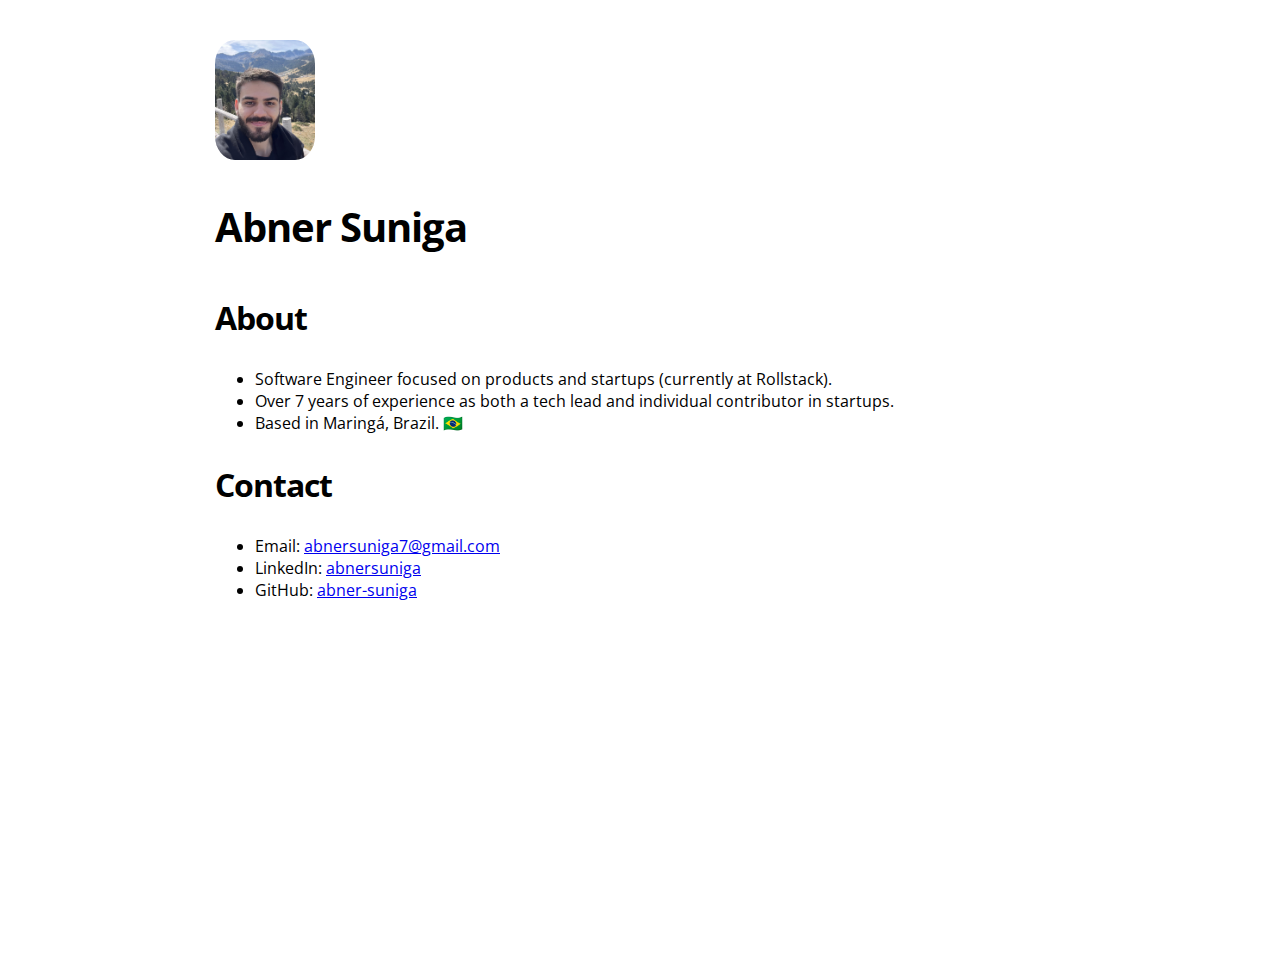
<file: index.html>
<!doctype html>
<html lang="en">
  <head>
    <meta charset="UTF-8" />
    <meta name="viewport" content="width=device-width, initial-scale=1.0" />
    <title>Abner Suniga</title>
    <link rel="preconnect" href="https://fonts.googleapis.com" />
    <link rel="preconnect" href="https://fonts.gstatic.com" crossorigin />
    <link
      href="https://fonts.googleapis.com/css2?family=Open+Sans:ital,wght@0,300..800;1,300..800&display=swap"
      rel="stylesheet"
    />
    <style>
      body {
        font-family: "Open Sans", sans-serif;
        font-optical-sizing: auto;
        max-width: 850px;
        margin: 0 auto;
        padding: 40px 20px;
        height: 100vh;
      }
      h1 {
        font-size: 2.5em;
        line-height: 2;
      }
      h2 {
        font-size: 2em;
        line-height: 1.5;
      }
      h3 {
        font-size: 1.5em;
        line-height: 1;
      }
      h1,
      h2,
      h3 {
        letter-spacing: -1px;
      }
      article {
        text-align: justify;
      }
      p {
      }
      .profile {
        width: 100px;
        height: 120px;
        border-radius: 20%;
        background-image: url("abner.jpg");
        background-size: cover;
      }
      .flex {
        display: flex;
      }
      .items-center {
        align-items: center;
      }
    </style>
  </head>
  <body>
    <header>
      <div class="profile"></div>
      <h1>Abner Suniga</h1>
    </header>

    <main>
      <div>
        <h2>About</h2>
        <ul>
          <li>
            Software Engineer focused on products and startups (currently at
            Rollstack).
          </li>
          <li>
            Over 7 years of experience as both a tech lead and individual
            contributor in startups.
          </li>
          <li>Based in Maringá, Brazil. 🇧🇷</li>
        </ul>
      </div>
      <div>
        <h2>Contact</h2>
        <ul>
          <li>
            Email:
            <a href="mailto:abnersuniga7@gmail.com" target="_blank"
              >abnersuniga7@gmail.com</a
            >
          </li>
          <li>
            LinkedIn:
            <a
              href="https://www.linkedin.com/in/abner-suniga-8429b4133/"
              target="_blank"
              >abnersuniga</a
            >
          </li>
          <li>
            GitHub:
            <a href="https://github.com/abner-suniga" target="_blank"
              >abner-suniga</a
            >
          </li>
        </ul>
      </div>
    </main>
  </body>
</html>
</file>
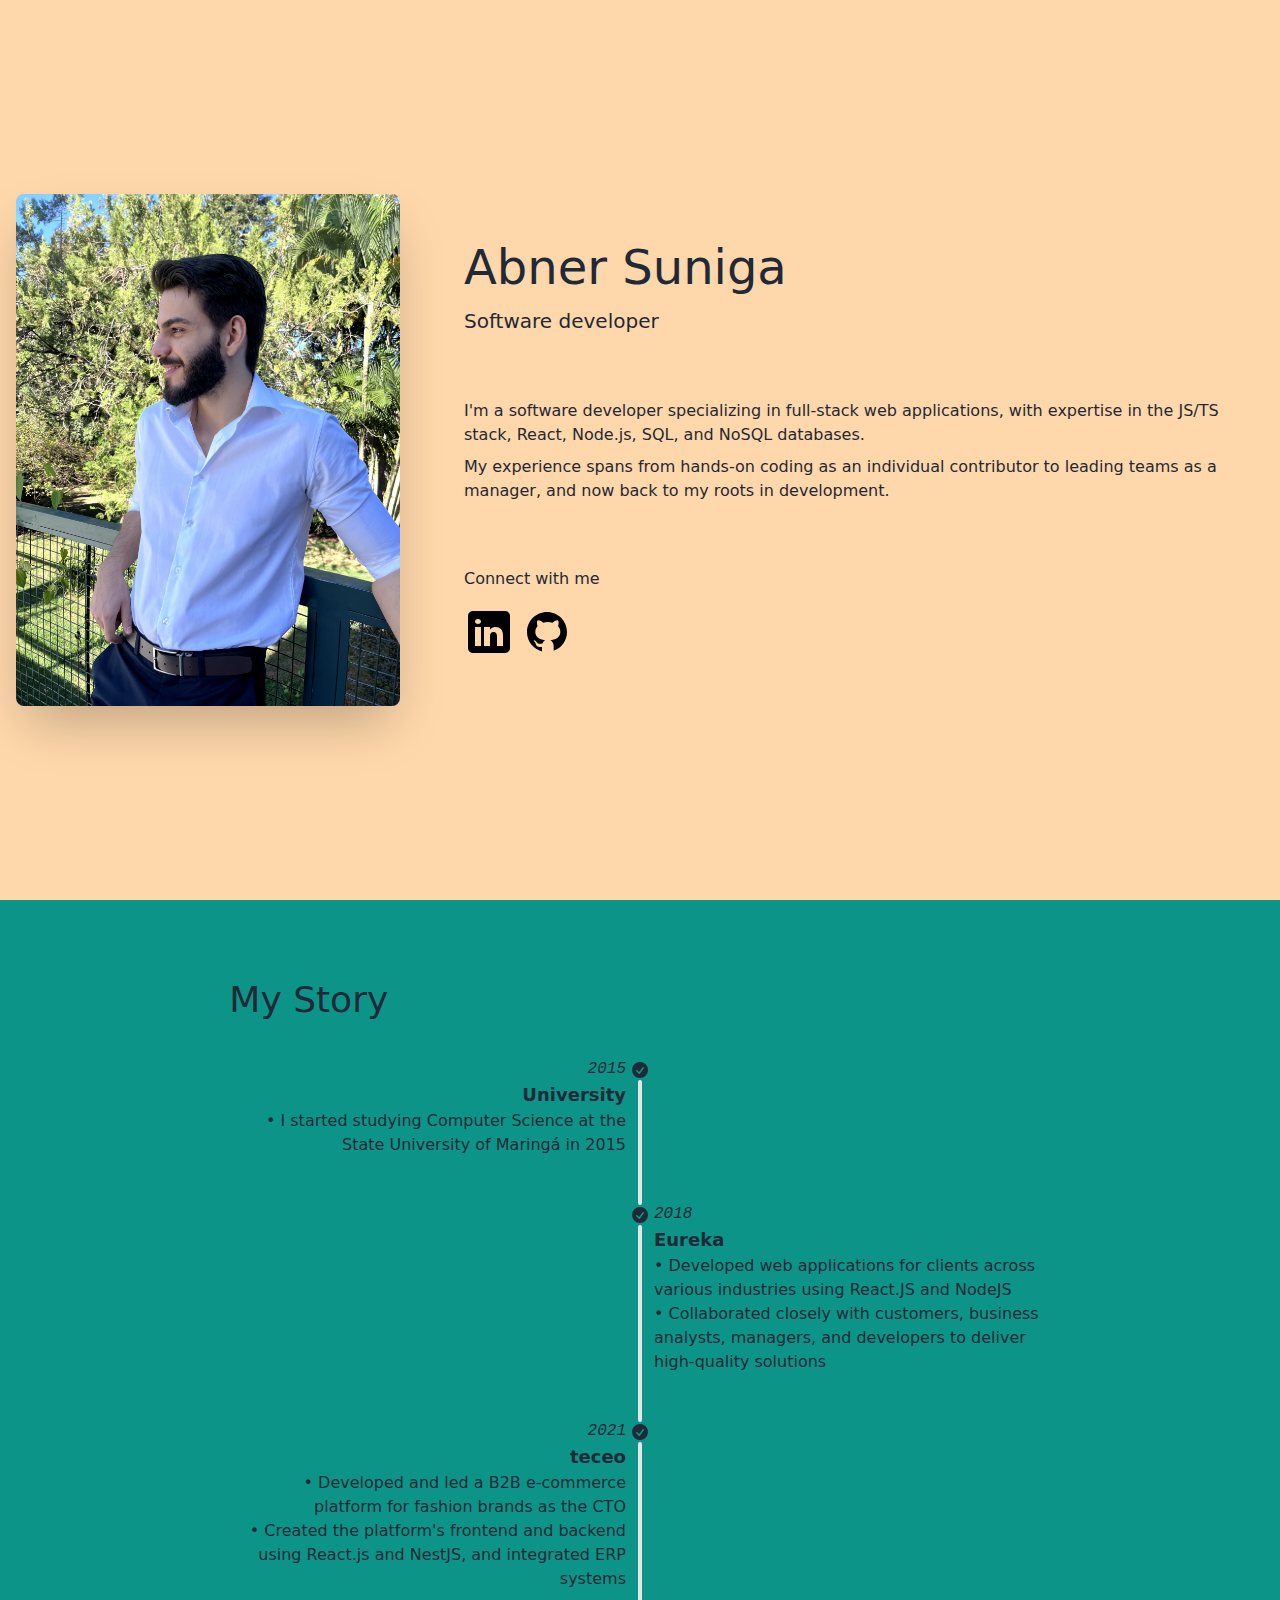
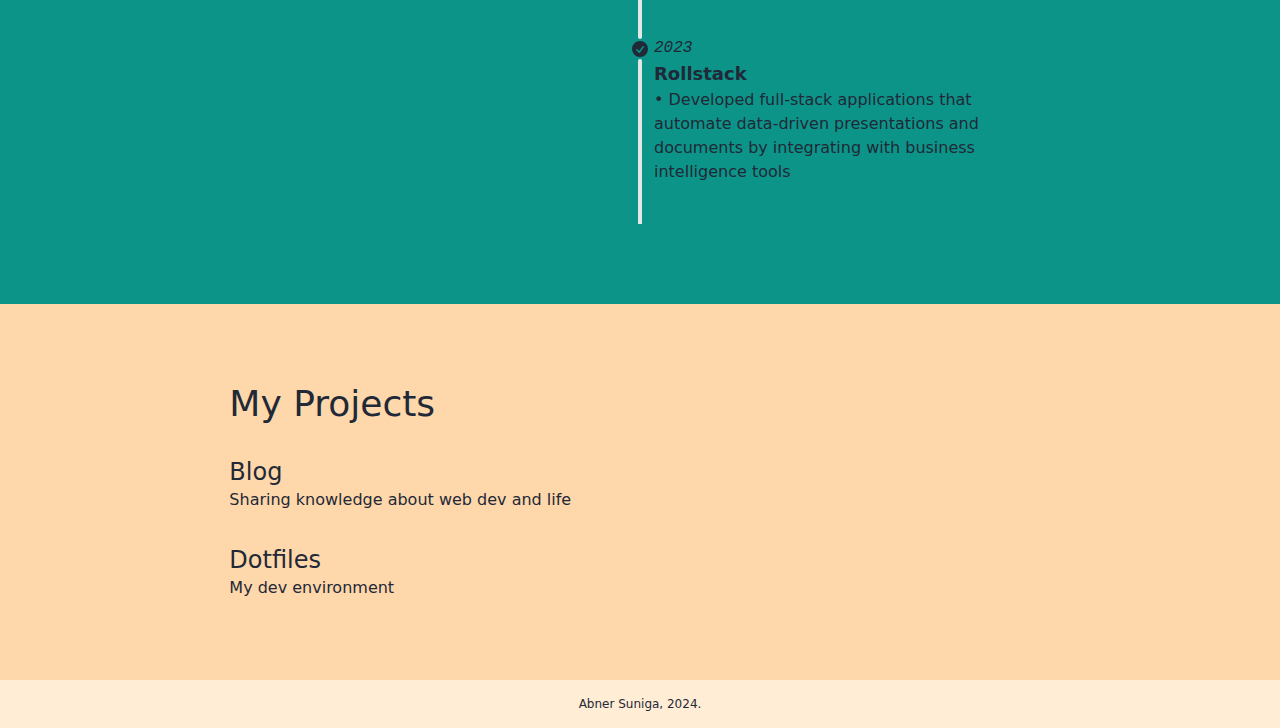
<file: docs/index.html>
<!doctype html>
<html lang="en">
  <head>
    <meta charset="UTF-8" />
    <meta name="viewport" content="width=device-width, initial-scale=1.0" />
    <meta http-equiv="X-UA-Compatible" content="ie=edge" />
    <title>Abner Suniga</title>
    <link rel="stylesheet" href="./output.css" />
    <link rel="apple-touch-icon" sizes="180x180" href="/apple-touch-icon.png" />
    <link rel="icon" type="image/png" sizes="32x32" href="/favicon-32x32.png" />
    <link rel="icon" type="image/png" sizes="16x16" href="/favicon-16x16.png" />
    <link rel="manifest" href="/site.webmanifest" />
  </head>
  <body>
    <main class="text-stone-700">
      <div class="bg-orange-200 hero min-h-screen">
        <div class="hero-content flex-col lg:flex-row lg:gap-16">
          <img
            src="profile.webp"
            class="w-full max-w-sm rounded-lg shadow-2xl"
          />
          <div class="flex flex-col gap-8 lg:gap-16">
            <div class="flex flex-col gap-4">
              <h1 class="text-5xl font-medium">Abner Suniga</h1>
              <h3 class="text-xl font-normal">Software developer</h3>
            </div>

            <div class="flex flex-col gap-2">
              <p>
                I'm a software developer specializing in full-stack web
                applications, with expertise in the JS/TS stack, React, Node.js,
                SQL, and NoSQL databases.
              </p>
              <p>
                My experience spans from hands-on coding as an individual
                contributor to leading teams as a manager, and now back to my
                roots in development.
              </p>
            </div>

            <div class="flex flex-col gap-4">
              Connect with me

              <div class="flex gap-2">
                <a
                  href="https://www.linkedin.com/in/abner-suniga-8429b4133/"
                  target="_blank"
                  rel="noopener noreferrer"
                >
                  <?xml version="1.0"?><svg
                    xmlns="http://www.w3.org/2000/svg"
                    viewBox="0 0 50 50"
                    width="50px"
                    height="50px"
                  >
                    <path
                      d="M41,4H9C6.24,4,4,6.24,4,9v32c0,2.76,2.24,5,5,5h32c2.76,0,5-2.24,5-5V9C46,6.24,43.76,4,41,4z M17,20v19h-6V20H17z M11,14.47c0-1.4,1.2-2.47,3-2.47s2.93,1.07,3,2.47c0,1.4-1.12,2.53-3,2.53C12.2,17,11,15.87,11,14.47z M39,39h-6c0,0,0-9.26,0-10 c0-2-1-4-3.5-4.04h-0.08C27,24.96,26,27.02,26,29c0,0.91,0,10,0,10h-6V20h6v2.56c0,0,1.93-2.56,5.81-2.56 c3.97,0,7.19,2.73,7.19,8.26V39z"
                    />
                  </svg>
                </a>

                <a
                  href="https://github.com/abner-suniga"
                  target="_blank"
                  rel="noopener noreferrer"
                >
                  <?xml version="1.0"?><svg
                    xmlns="http://www.w3.org/2000/svg"
                    viewBox="0 0 30 30"
                    width="50px"
                    height="50px"
                  >
                    <path
                      d="M15,3C8.373,3,3,8.373,3,15c0,5.623,3.872,10.328,9.092,11.63C12.036,26.468,12,26.28,12,26.047v-2.051 c-0.487,0-1.303,0-1.508,0c-0.821,0-1.551-0.353-1.905-1.009c-0.393-0.729-0.461-1.844-1.435-2.526 c-0.289-0.227-0.069-0.486,0.264-0.451c0.615,0.174,1.125,0.596,1.605,1.222c0.478,0.627,0.703,0.769,1.596,0.769 c0.433,0,1.081-0.025,1.691-0.121c0.328-0.833,0.895-1.6,1.588-1.962c-3.996-0.411-5.903-2.399-5.903-5.098 c0-1.162,0.495-2.286,1.336-3.233C9.053,10.647,8.706,8.73,9.435,8c1.798,0,2.885,1.166,3.146,1.481C13.477,9.174,14.461,9,15.495,9 c1.036,0,2.024,0.174,2.922,0.483C18.675,9.17,19.763,8,21.565,8c0.732,0.731,0.381,2.656,0.102,3.594 c0.836,0.945,1.328,2.066,1.328,3.226c0,2.697-1.904,4.684-5.894,5.097C18.199,20.49,19,22.1,19,23.313v2.734 c0,0.104-0.023,0.179-0.035,0.268C23.641,24.676,27,20.236,27,15C27,8.373,21.627,3,15,3z"
                    />
                  </svg>
                </a>
              </div>
            </div>
          </div>
        </div>
      </div>

      <div class="bg-teal-600 text-stone-200 lg:py-16">
        <div class="p-4 lg:w-2/3 lg:mx-auto">
          <h2 class="text-4xl font-medium">My Story</h2>
        </div>

        <ul
          class="p-4 timeline timeline-snap-icon max-md:timeline-compact timeline-vertical lg:w-2/3 lg:mx-auto"
        >
          <li>
            <div class="timeline-middle">
              <svg
                xmlns="http://www.w3.org/2000/svg"
                viewBox="0 0 20 20"
                fill="currentColor"
                class="h-5 w-5 text-lime-600"
              >
                <path
                  fill-rule="evenodd"
                  d="M10 18a8 8 0 100-16 8 8 0 000 16zm3.857-9.809a.75.75 0 00-1.214-.882l-3.483 4.79-1.88-1.88a.75.75 0 10-1.06 1.061l2.5 2.5a.75.75 0 001.137-.089l4-5.5z"
                  clip-rule="evenodd"
                />
              </svg>
            </div>
            <div class="timeline-start md:text-end mb-10">
              <time class="font-mono italic">2015</time>
              <div class="text-lg font-black">University</div>
              <span class="font-bold">•</span>
              I started studying Computer Science at the State University of
              Maringá in 2015
            </div>
            <hr />
          </li>
          <li>
            <hr />
            <div class="timeline-middle">
              <svg
                xmlns="http://www.w3.org/2000/svg"
                viewBox="0 0 20 20"
                fill="currentColor"
                class="h-5 w-5 text-lime-600"
              >
                <path
                  fill-rule="evenodd"
                  d="M10 18a8 8 0 100-16 8 8 0 000 16zm3.857-9.809a.75.75 0 00-1.214-.882l-3.483 4.79-1.88-1.88a.75.75 0 10-1.06 1.061l2.5 2.5a.75.75 0 001.137-.089l4-5.5z"
                  clip-rule="evenodd"
                />
              </svg>
            </div>
            <div class="timeline-end mb-10">
              <time class="font-mono italic">2018</time>
              <div class="text-lg font-black">Eureka</div>
              <span class="font-bold">•</span>
              Developed web applications for clients across various industries
              using React.JS and NodeJS<br />
              <span class="font-bold">•</span>
              Collaborated closely with customers, business analysts, managers,
              and developers to deliver high-quality solutions<br />
            </div>
            <hr />
          </li>
          <li>
            <hr />
            <div class="timeline-middle">
              <svg
                xmlns="http://www.w3.org/2000/svg"
                viewBox="0 0 20 20"
                fill="currentColor"
                class="h-5 w-5 text-lime-600"
              >
                <path
                  fill-rule="evenodd"
                  d="M10 18a8 8 0 100-16 8 8 0 000 16zm3.857-9.809a.75.75 0 00-1.214-.882l-3.483 4.79-1.88-1.88a.75.75 0 10-1.06 1.061l2.5 2.5a.75.75 0 001.137-.089l4-5.5z"
                  clip-rule="evenodd"
                />
              </svg>
            </div>
            <div class="timeline-start md:text-end mb-10">
              <time class="font-mono italic">2021</time>
              <div class="text-lg font-black">teceo</div>
              <span class="font-bold">•</span>
              Developed and led a B2B e-commerce platform for fashion brands as
              the CTO<br />
              <span class="font-bold">•</span>
              Created the platform's frontend and backend using React.js and
              NestJS, and integrated ERP systems<br />
            </div>
            <hr />
          </li>
          <li>
            <hr />
            <div class="timeline-middle">
              <svg
                xmlns="http://www.w3.org/2000/svg"
                viewBox="0 0 20 20"
                fill="currentColor"
                class="h-5 w-5 text-lime-600"
              >
                <path
                  fill-rule="evenodd"
                  d="M10 18a8 8 0 100-16 8 8 0 000 16zm3.857-9.809a.75.75 0 00-1.214-.882l-3.483 4.79-1.88-1.88a.75.75 0 10-1.06 1.061l2.5 2.5a.75.75 0 001.137-.089l4-5.5z"
                  clip-rule="evenodd"
                />
              </svg>
            </div>
            <div class="timeline-end mb-10">
              <time class="font-mono italic">2023</time>
              <div class="text-lg font-black">Rollstack</div>
              <span class="font-bold">•</span>
              Developed full-stack applications that automate data-driven
              presentations and documents by integrating with business
              intelligence tools
              <br />
            </div>
            <hr />
          </li>
        </ul>
      </div>

      <div class="bg-orange-200 lg:py-16">
        <div class="p-4 lg:w-2/3 lg:mx-auto">
          <h2 class="text-4xl font-medium">My Projects</h2>
        </div>

        <div class="p-4 lg:w-2/3 lg:mx-auto">
          <h3 class="text-2xl font-medium">Blog</h3>
          Sharing knowledge about web dev and life
        </div>

        <a
          href="https://github.com/abner-suniga/.dotfiles"
          target="_blank"
          rel="noopener noreferrer"
        >
          <div class="p-4 lg:w-2/3 lg:mx-auto">
            <h3 class="text-2xl font-medium hover:underline">Dotfiles</h3>
            My dev environment
          </div>
        </a>
      </div>

      <div
        class="bg-orange-100 py-2 lg:py-4 flex justify-center text-xs text-center"
      >
        Abner Suniga, 2024.
      </div>
    </main>
  </body>
</html>
</file>
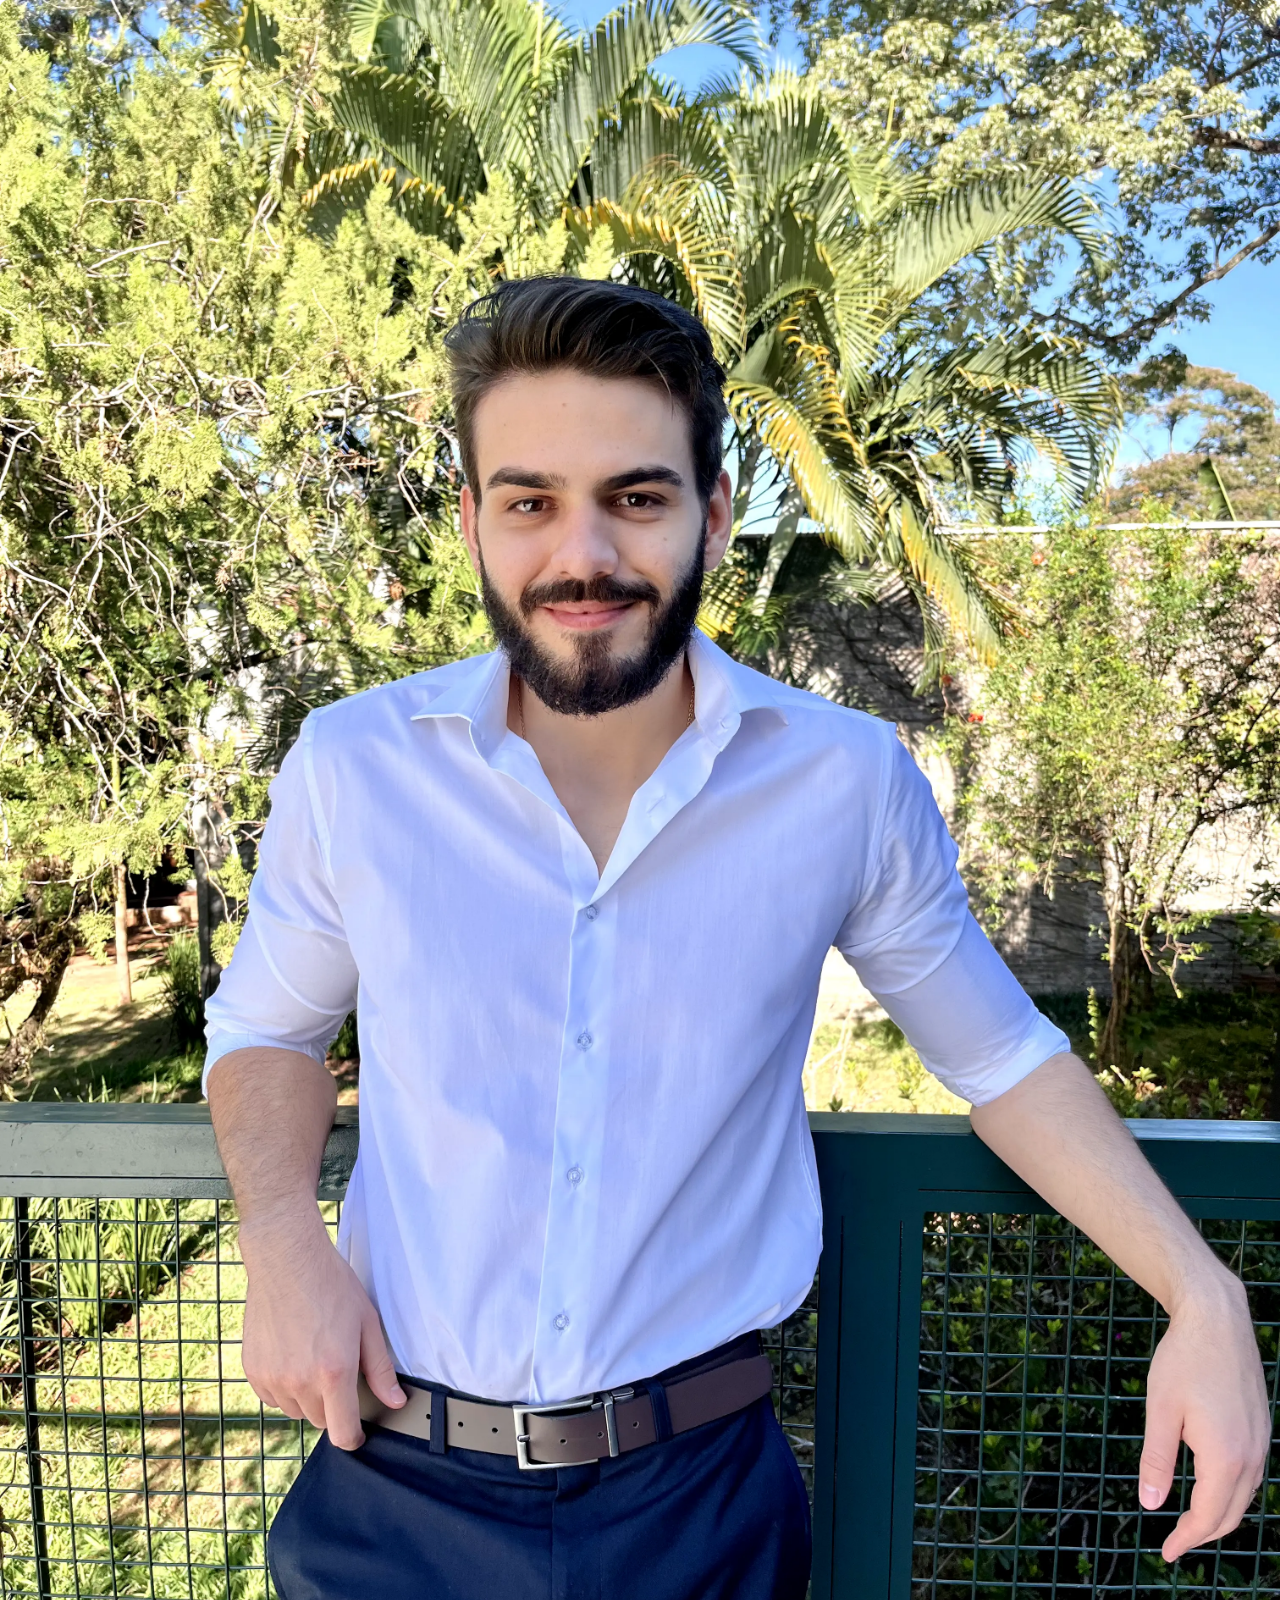
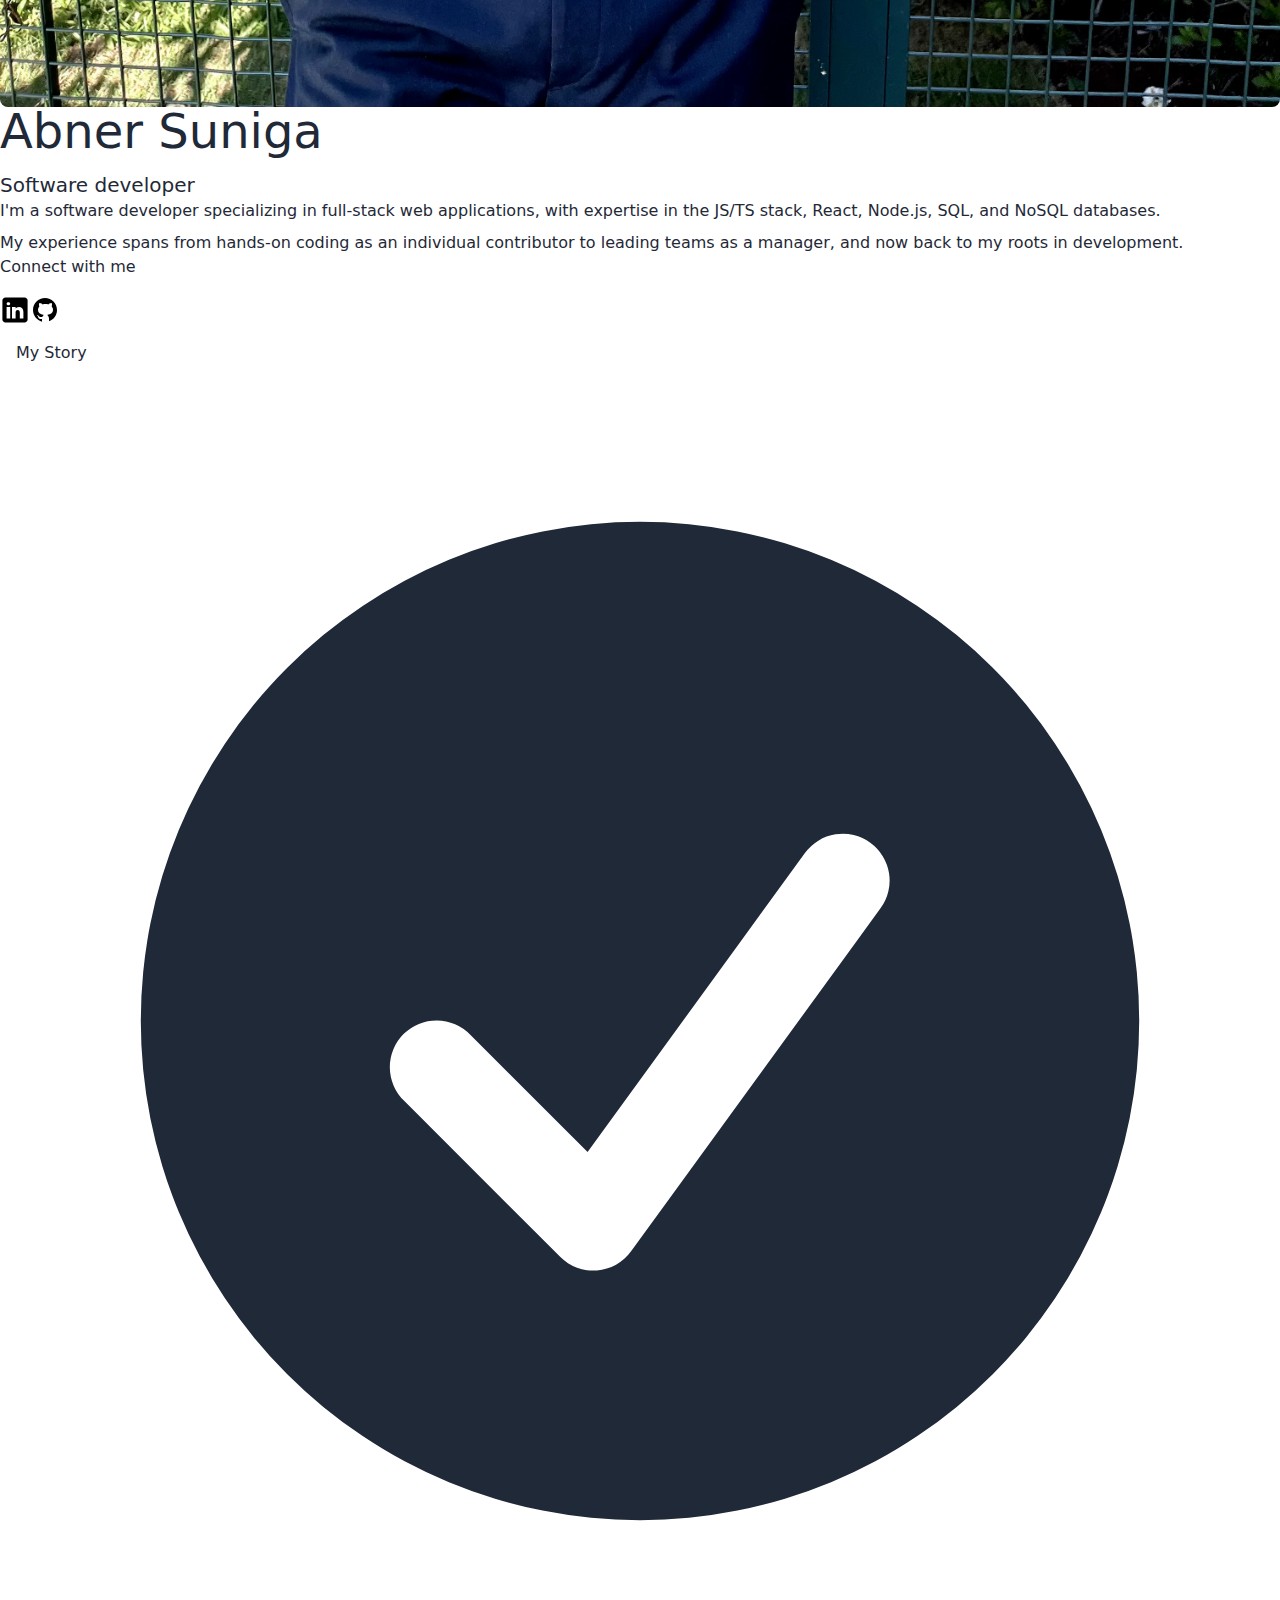
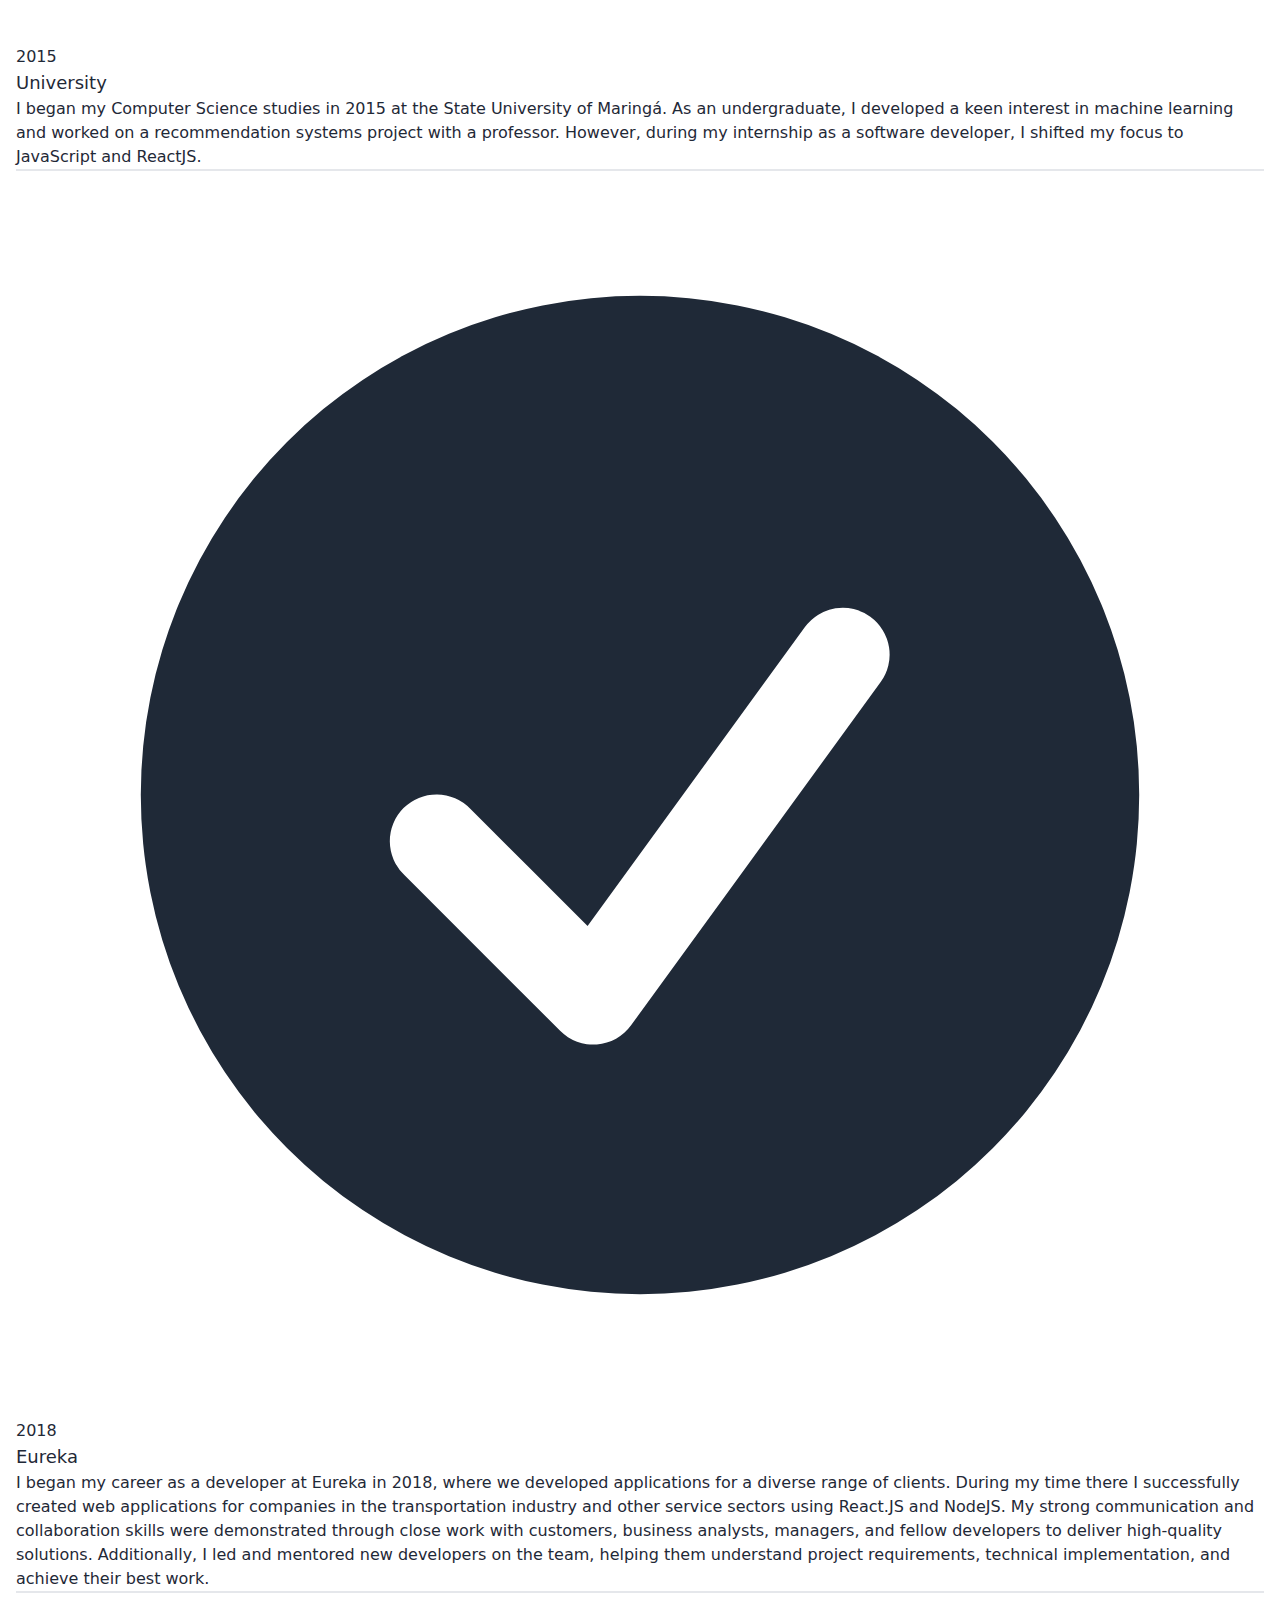
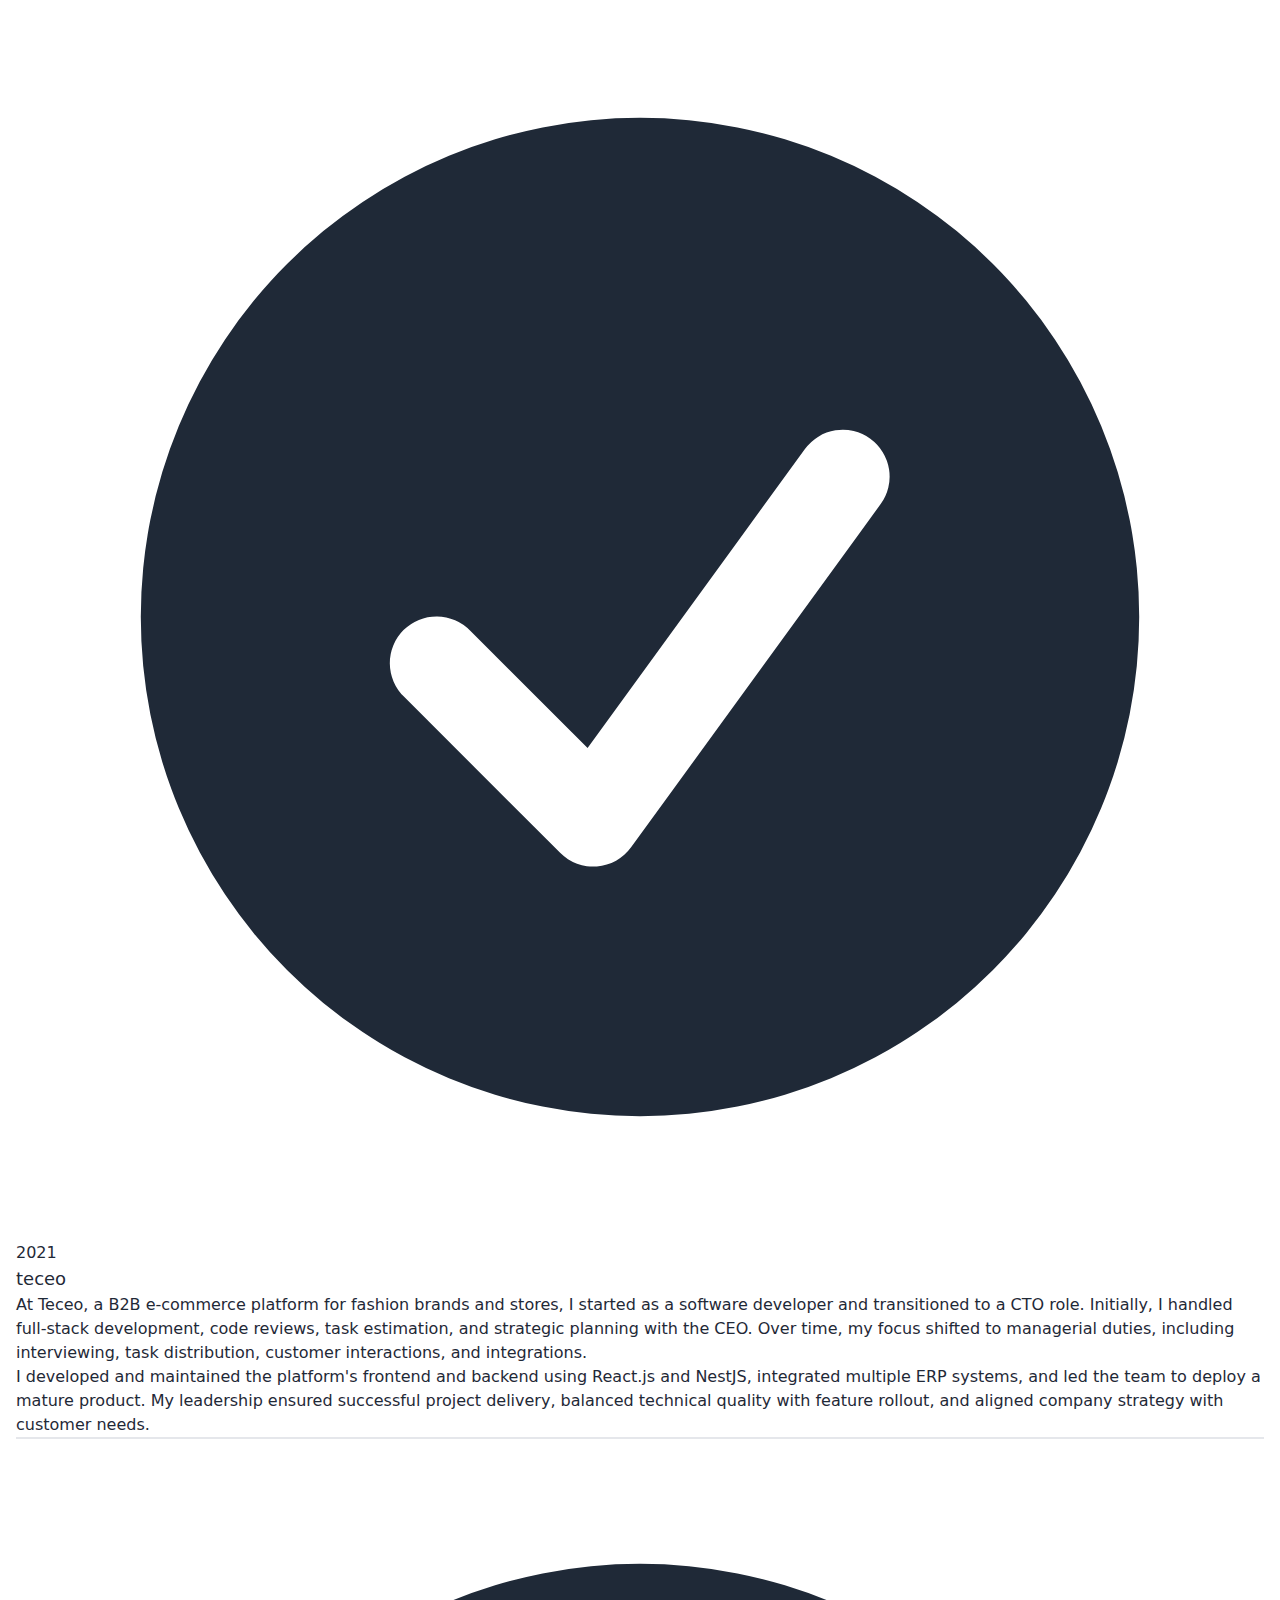
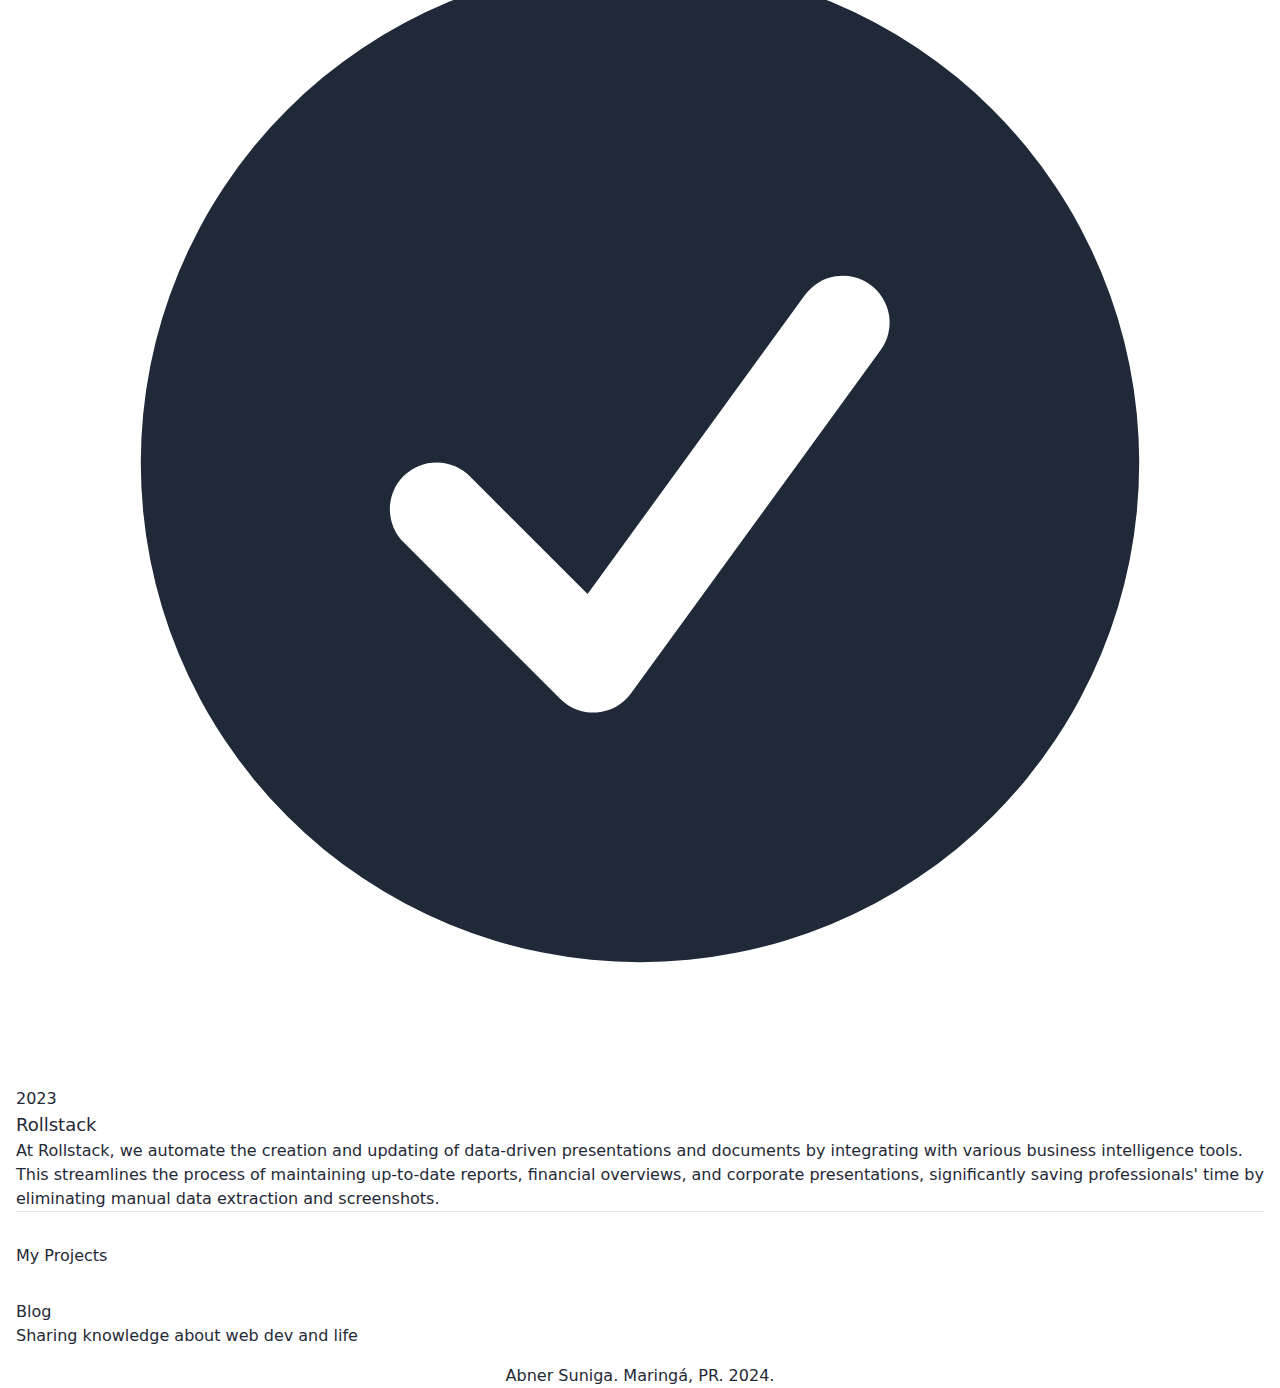
<file: public/index.html>
<!doctype html>
<html lang="en">
  <head>
    <meta charset="UTF-8" />
    <meta name="viewport" content="width=device-width, initial-scale=1.0" />
    <meta http-equiv="X-UA-Compatible" content="ie=edge" />
    <title>Abner Suniga</title>
    <link rel="stylesheet" href="./output.css" />
    <link rel="apple-touch-icon" sizes="180x180" href="/apple-touch-icon.png" />
    <link rel="icon" type="image/png" sizes="32x32" href="/favicon-32x32.png" />
    <link rel="icon" type="image/png" sizes="16x16" href="/favicon-16x16.png" />
    <link rel="manifest" href="/site.webmanifest" />
  </head>
  <body>
    <main class="bg-base-200">
      <div class="hero min-h-screen">
        <div class="hero-content flex-col lg:flex-row lg:gap-16">
          <img
            src="profile.webp"
            class="w-full max-w-sm rounded-lg shadow-2xl"
          />
          <div class="flex flex-col gap-8 lg:gap-16">
            <div class="flex flex-col gap-4">
              <h1 class="text-5xl font-medium">Abner Suniga</h1>
              <h3 class="text-xl font-normal">Software developer</h3>
            </div>

            <div class="flex flex-col gap-2">
              <p>
                I'm a software developer specializing in full-stack web
                applications, with expertise in the JS/TS stack, React, Node.js,
                SQL, and NoSQL databases.
              </p>
              <p>
                My experience spans from hands-on coding as an individual
                contributor to leading teams as a manager, and now back to my
                roots in development.
              </p>
            </div>

            <div class="flex flex-col gap-4">
              Connect with me

              <div class="flex gap-1">
                <a
                  href="https://www.linkedin.com/in/abner-suniga-8429b4133/"
                  target="_blank"
                  rel="noopener noreferrer"
                >
                  <?xml version="1.0"?><svg
                    xmlns="http://www.w3.org/2000/svg"
                    viewBox="0 0 50 50"
                    width="30px"
                    height="30px"
                  >
                    <path
                      d="M41,4H9C6.24,4,4,6.24,4,9v32c0,2.76,2.24,5,5,5h32c2.76,0,5-2.24,5-5V9C46,6.24,43.76,4,41,4z M17,20v19h-6V20H17z M11,14.47c0-1.4,1.2-2.47,3-2.47s2.93,1.07,3,2.47c0,1.4-1.12,2.53-3,2.53C12.2,17,11,15.87,11,14.47z M39,39h-6c0,0,0-9.26,0-10 c0-2-1-4-3.5-4.04h-0.08C27,24.96,26,27.02,26,29c0,0.91,0,10,0,10h-6V20h6v2.56c0,0,1.93-2.56,5.81-2.56 c3.97,0,7.19,2.73,7.19,8.26V39z"
                    />
                  </svg>
                </a>

                <a
                  href="https://github.com/abner-suniga"
                  target="_blank"
                  rel="noopener noreferrer"
                >
                  <?xml version="1.0"?><svg
                    xmlns="http://www.w3.org/2000/svg"
                    viewBox="0 0 30 30"
                    width="30px"
                    height="30px"
                  >
                    <path
                      d="M15,3C8.373,3,3,8.373,3,15c0,5.623,3.872,10.328,9.092,11.63C12.036,26.468,12,26.28,12,26.047v-2.051 c-0.487,0-1.303,0-1.508,0c-0.821,0-1.551-0.353-1.905-1.009c-0.393-0.729-0.461-1.844-1.435-2.526 c-0.289-0.227-0.069-0.486,0.264-0.451c0.615,0.174,1.125,0.596,1.605,1.222c0.478,0.627,0.703,0.769,1.596,0.769 c0.433,0,1.081-0.025,1.691-0.121c0.328-0.833,0.895-1.6,1.588-1.962c-3.996-0.411-5.903-2.399-5.903-5.098 c0-1.162,0.495-2.286,1.336-3.233C9.053,10.647,8.706,8.73,9.435,8c1.798,0,2.885,1.166,3.146,1.481C13.477,9.174,14.461,9,15.495,9 c1.036,0,2.024,0.174,2.922,0.483C18.675,9.17,19.763,8,21.565,8c0.732,0.731,0.381,2.656,0.102,3.594 c0.836,0.945,1.328,2.066,1.328,3.226c0,2.697-1.904,4.684-5.894,5.097C18.199,20.49,19,22.1,19,23.313v2.734 c0,0.104-0.023,0.179-0.035,0.268C23.641,24.676,27,20.236,27,15C27,8.373,21.627,3,15,3z"
                    />
                  </svg>
                </a>
              </div>
            </div>
          </div>
        </div>
      </div>

      <div class="bg-base-100 lg:py-16">
        <div class="p-4 lg:w-2/3 lg:mx-auto">
          <h2 class="text-4xl font-medium">My Story</h2>
        </div>

        <ul
          class="p-4 timeline timeline-snap-icon max-md:timeline-compact timeline-vertical lg:w-2/3 lg:mx-auto"
        >
          <li>
            <div class="timeline-middle">
              <svg
                xmlns="http://www.w3.org/2000/svg"
                viewBox="0 0 20 20"
                fill="currentColor"
                class="h-5 w-5"
              >
                <path
                  fill-rule="evenodd"
                  d="M10 18a8 8 0 100-16 8 8 0 000 16zm3.857-9.809a.75.75 0 00-1.214-.882l-3.483 4.79-1.88-1.88a.75.75 0 10-1.06 1.061l2.5 2.5a.75.75 0 001.137-.089l4-5.5z"
                  clip-rule="evenodd"
                />
              </svg>
            </div>
            <div class="timeline-start md:text-end mb-10">
              <time class="font-mono italic">2015</time>
              <div class="text-lg font-black">University</div>
              I began my Computer Science studies in 2015 at the State
              University of Maringá. As an undergraduate, I developed a keen
              interest in machine learning and worked on a recommendation
              systems project with a professor. However, during my internship as
              a software developer, I shifted my focus to JavaScript and
              ReactJS.
            </div>
            <hr />
          </li>
          <li>
            <hr />
            <div class="timeline-middle">
              <svg
                xmlns="http://www.w3.org/2000/svg"
                viewBox="0 0 20 20"
                fill="currentColor"
                class="h-5 w-5"
              >
                <path
                  fill-rule="evenodd"
                  d="M10 18a8 8 0 100-16 8 8 0 000 16zm3.857-9.809a.75.75 0 00-1.214-.882l-3.483 4.79-1.88-1.88a.75.75 0 10-1.06 1.061l2.5 2.5a.75.75 0 001.137-.089l4-5.5z"
                  clip-rule="evenodd"
                />
              </svg>
            </div>
            <div class="timeline-end mb-10">
              <time class="font-mono italic">2018</time>
              <div class="text-lg font-black">Eureka</div>
              I began my career as a developer at Eureka in 2018, where we
              developed applications for a diverse range of clients. During my
              time there I successfully created web applications for companies
              in the transportation industry and other service sectors using
              React.JS and NodeJS. My strong communication and collaboration
              skills were demonstrated through close work with customers,
              business analysts, managers, and fellow developers to deliver
              high-quality solutions. Additionally, I led and mentored new
              developers on the team, helping them understand project
              requirements, technical implementation, and achieve their best
              work.
            </div>
            <hr />
          </li>
          <li>
            <hr />
            <div class="timeline-middle">
              <svg
                xmlns="http://www.w3.org/2000/svg"
                viewBox="0 0 20 20"
                fill="currentColor"
                class="h-5 w-5"
              >
                <path
                  fill-rule="evenodd"
                  d="M10 18a8 8 0 100-16 8 8 0 000 16zm3.857-9.809a.75.75 0 00-1.214-.882l-3.483 4.79-1.88-1.88a.75.75 0 10-1.06 1.061l2.5 2.5a.75.75 0 001.137-.089l4-5.5z"
                  clip-rule="evenodd"
                />
              </svg>
            </div>
            <div class="timeline-start md:text-end mb-10">
              <time class="font-mono italic">2021</time>
              <div class="text-lg font-black">teceo</div>
              At Teceo, a B2B e-commerce platform for fashion brands and stores,
              I started as a software developer and transitioned to a CTO role.
              Initially, I handled full-stack development, code reviews, task
              estimation, and strategic planning with the CEO. Over time, my
              focus shifted to managerial duties, including interviewing, task
              distribution, customer interactions, and integrations.
              <br />
              I developed and maintained the platform's frontend and backend
              using React.js and NestJS, integrated multiple ERP systems, and
              led the team to deploy a mature product. My leadership ensured
              successful project delivery, balanced technical quality with
              feature rollout, and aligned company strategy with customer needs.
            </div>
            <hr />
          </li>
          <li>
            <hr />
            <div class="timeline-middle">
              <svg
                xmlns="http://www.w3.org/2000/svg"
                viewBox="0 0 20 20"
                fill="currentColor"
                class="h-5 w-5"
              >
                <path
                  fill-rule="evenodd"
                  d="M10 18a8 8 0 100-16 8 8 0 000 16zm3.857-9.809a.75.75 0 00-1.214-.882l-3.483 4.79-1.88-1.88a.75.75 0 10-1.06 1.061l2.5 2.5a.75.75 0 001.137-.089l4-5.5z"
                  clip-rule="evenodd"
                />
              </svg>
            </div>
            <div class="timeline-end mb-10">
              <time class="font-mono italic">2023</time>
              <div class="text-lg font-black">Rollstack</div>
              At Rollstack, we automate the creation and updating of data-driven
              presentations and documents by integrating with various business
              intelligence tools. This streamlines the process of maintaining
              up-to-date reports, financial overviews, and corporate
              presentations, significantly saving professionals' time by
              eliminating manual data extraction and screenshots.
            </div>
            <hr />
          </li>
        </ul>
      </div>

      <div class="lg:py-16">
        <div class="p-4 lg:w-2/3 lg:mx-auto">
          <h2 class="text-4xl font-medium">My Projects</h2>
        </div>

        <div class="p-4 lg:w-2/3 lg:mx-auto">
          <h3 class="text-2xl font-medium">Blog</h3>
          Sharing knowledge about web dev and life
        </div>
      </div>

      <div
        class="bg-base-100 py-4 lg:py-8 flex justify-center text-slate-500 text-sm"
      >
        Abner Suniga. Maringá, PR. 2024.
      </div>
    </main>
  </body>
</html>
</file>
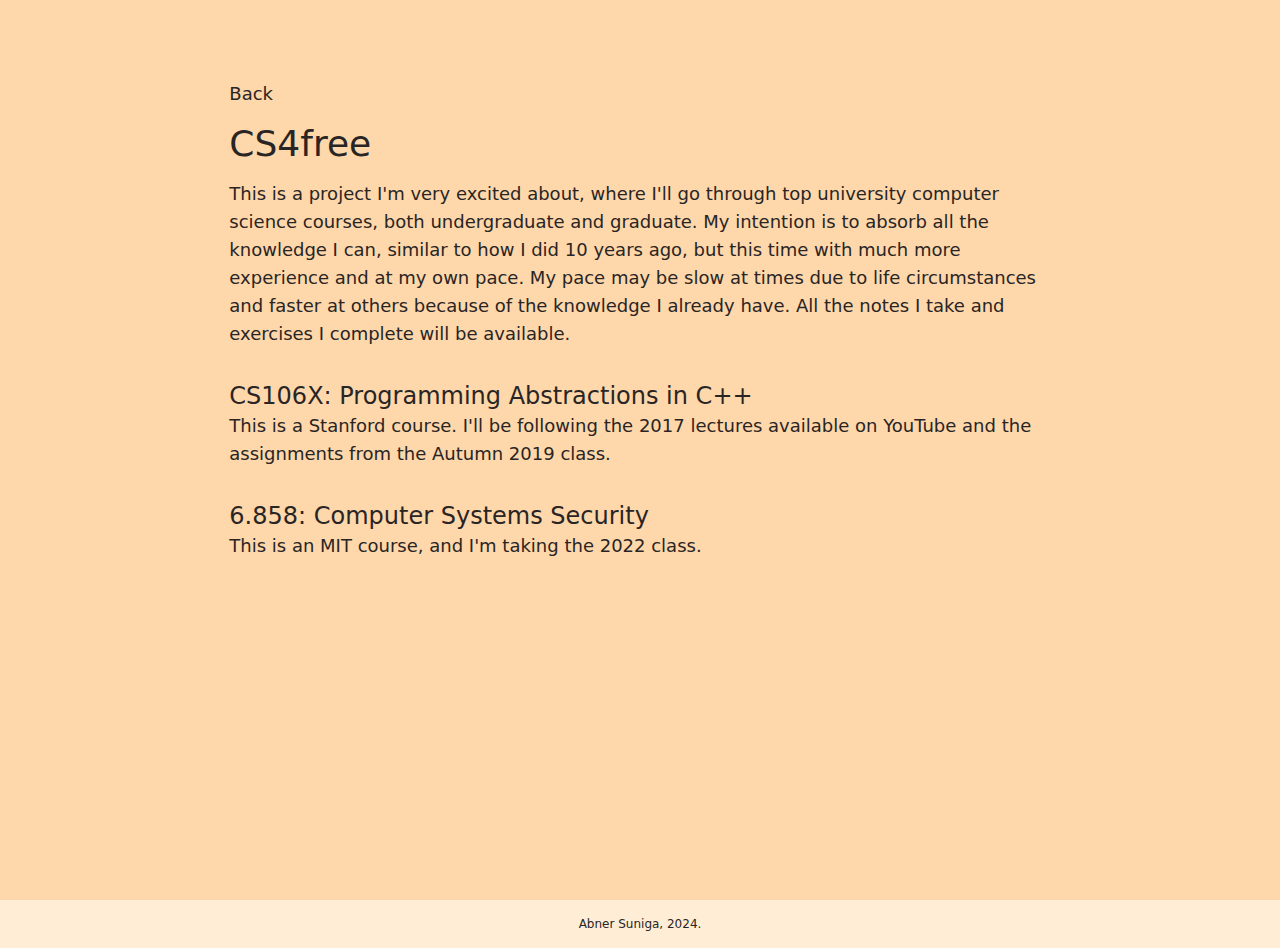
<file: docs/cs4free/index.html>
<!doctype html>
<html lang="en">
  <head>
    <meta charset="UTF-8" />
    <meta name="viewport" content="width=device-width, initial-scale=1.0" />
    <meta http-equiv="X-UA-Compatible" content="ie=edge" />
    <title>Abner Suniga</title>
    <link rel="stylesheet" href="../output.css" />
    <link rel="apple-touch-icon" sizes="180x180" href="/apple-touch-icon.png" />
    <link rel="icon" type="image/png" sizes="32x32" href="/favicon-32x32.png" />
    <link rel="icon" type="image/png" sizes="16x16" href="/favicon-16x16.png" />
    <link rel="manifest" href="/site.webmanifest" />
  </head>
  <body>
    <main class="text-stone-800 text-lg h-screen">
      <div class="bg-orange-200 lg:py-16 h-full">
        <div class="p-4 lg:w-2/3 lg:mx-auto">
          <a href="/">
            <div class="text-md hover:underline underline-offset-2">Back</div>
          </a>

          <h2 class="text-4xl font-medium my-4">CS4free</h2>

          <div>
            This is a project I'm very excited about, where I'll go through top
            university computer science courses, both undergraduate and
            graduate. My intention is to absorb all the knowledge I can, similar
            to how I did 10 years ago, but this time with much more experience
            and at my own pace. My pace may be slow at times due to life
            circumstances and faster at others because of the knowledge I
            already have. All the notes I take and exercises I complete will be
            available.
          </div>
        </div>

        <a
          href="https://github.com/abner-suniga/CS106X"
          target="_blank"
          rel="noopener noreferrer"
        >
          <div class="p-4 lg:w-2/3 lg:mx-auto">
            <h3 class="text-2xl font-medium hover:underline underline-offset-2">
              CS106X: Programming Abstractions in C++
            </h3>
            This is a Stanford course. I'll be following the 2017 lectures
            available on YouTube and the assignments from the Autumn 2019 class.
          </div>
        </a>

        <a
          href="https://github.com/abner-suniga/MIT6858"
          target="_blank"
          rel="noopener noreferrer"
        >
          <div class="p-4 lg:w-2/3 lg:mx-auto">
            <h3 class="text-2xl font-medium hover:underline underline-offset-2">
              6.858: Computer Systems Security
            </h3>
            This is an MIT course, and I'm taking the 2022 class.
          </div>
        </a>
      </div>

      <div
        class="bg-orange-100 py-2 lg:py-4 flex justify-center text-xs text-center"
      >
        Abner Suniga, 2024.
      </div>
    </main>
  </body>
</html>
</file>
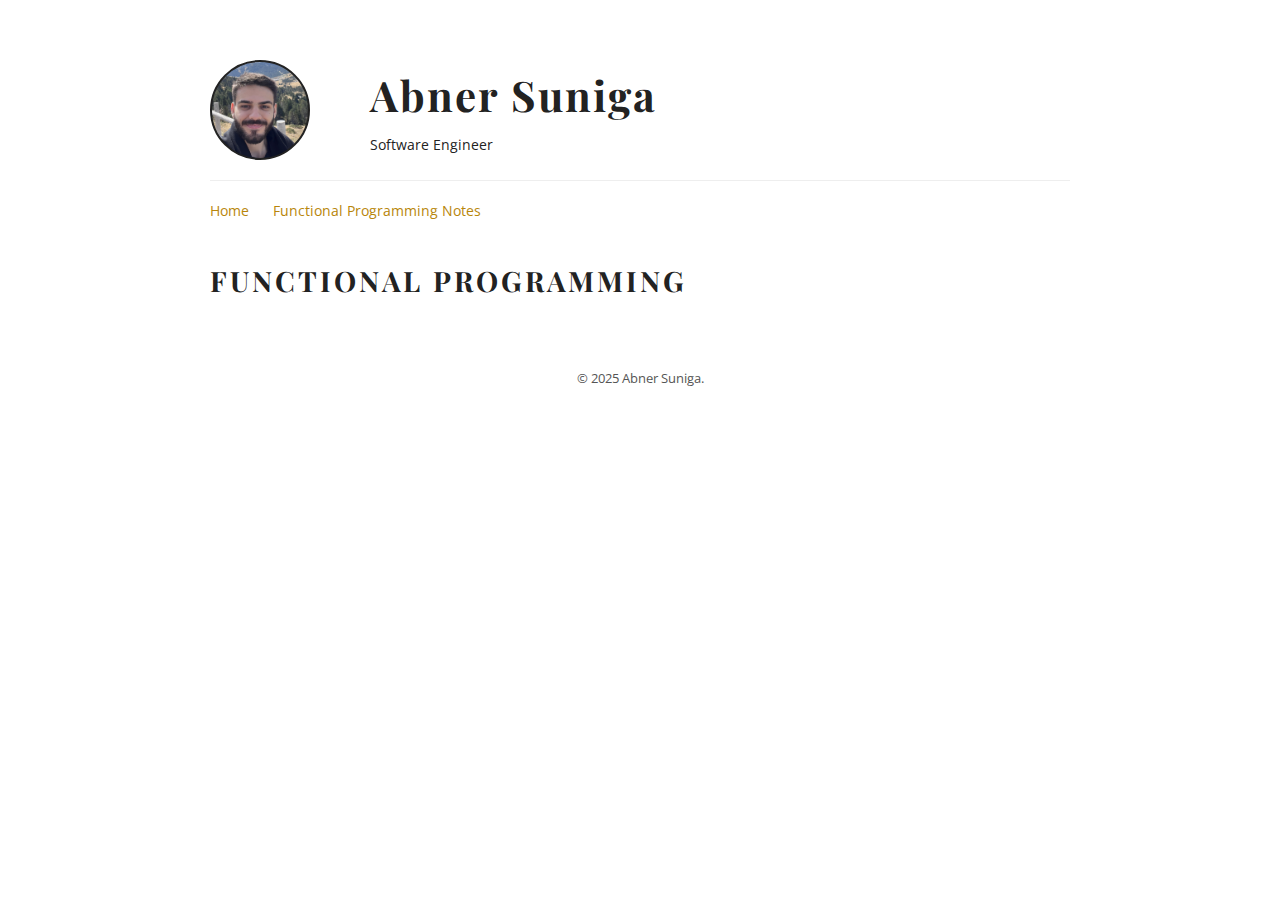
<file: fp.html>
<!doctype html>
<html lang="en">
  <head>
    <meta charset="UTF-8" />
    <meta name="viewport" content="width=device-width, initial-scale=1.0" />
    <title>Abner Suniga</title>
    <link rel="preconnect" href="https://fonts.googleapis.com" />
    <link rel="preconnect" href="https://fonts.gstatic.com" crossorigin />
    <link
      href="https://fonts.googleapis.com/css2?family=Open+Sans:ital,wght@0,300..800;1,300..800&family=Playfair+Display:ital,wght@0,400..900;1,400..900&display=swap"
      rel="stylesheet"
    />
    <style>
      /* Reset & Global Styles */
      * {
        margin: 0;
        padding: 0;
        box-sizing: border-box;
      }
      body {
        background-color: #fff;
        color: #222;
        font-family: "Open Sans", sans-serif;
        line-height: 1.4;
        font-size: 14px;
        max-width: 900px;
        margin: 0 auto;
        padding: 60px 20px;
      }
      /* Header */
      header {
        display: flex;
        align-items: center;
        gap: 60px;
        margin-bottom: 20px;
        border-bottom: 1px solid #eee;
        padding-bottom: 20px;
      }
      .profile {
        width: 100px;
        height: 100px;
        border-radius: 50%;
        background: url("abner.jpg") no-repeat center center;
        background-size: cover;
        border: 2px solid #222;
      }
      h1 {
        font-family: "Playfair Display", serif;
        font-size: 3em;
        margin-bottom: 10px;
        letter-spacing: 2px;
      }
      /* Section Titles */
      h2 {
        font-family: "Playfair Display", serif;
        font-size: 2em;
        margin: 40px 0 20px;
        position: relative;
        padding-bottom: 10px;
        text-transform: uppercase; /* Adds a modern, fashion-forward feel */
        letter-spacing: 3px;
      }
      /* Content */
      ul {
        padding-left: 18px;
      }
      li {
        margin-bottom: 15px;
        font-size: 1em; /* Keeps list text crisp and refined */
      }
      a {
        color: #b8860b;
        text-decoration: none;
        border-bottom: 1px solid transparent;
        transition: border-bottom 0.3s;
      }
      a:hover {
        border-bottom: 1px solid #b8860b;
      }
      /* Footer */
      footer {
        text-align: center;
        margin-top: 60px;
        font-size: 0.9em;
        color: #555;
      }
      nav a {
        margin-right: 20px;
      }
      /* Responsive Design */
      @media (max-width: 600px) {
        body {
          padding: 30px 10px;
        }
        h1 {
          font-size: 2.5em;
        }
        h2 {
          font-size: 1.8em;
        }
      }
    </style>
  </head>
  <body>
    <header>
      <div class="profile"></div>
      <div>
        <h1>Abner Suniga</h1>
        <p>Software Engineer</p>
      </div>
    </header>
    <nav>
      <a href="/">Home</a>
      <a href="fp.html">Functional Programming Notes</a>
    </nav>
    <main>
      <section>
        <h2>Functional Programming</h2>
        <p></p>
      </section>
    </main>
    <footer>&copy; 2025 Abner Suniga.</footer>
  </body>
</html>
</file>
<file: docs/output.css>
/*
! tailwindcss v3.4.4 | MIT License | https://tailwindcss.com
*/

/*
1. Prevent padding and border from affecting element width. (https://github.com/mozdevs/cssremedy/issues/4)
2. Allow adding a border to an element by just adding a border-width. (https://github.com/tailwindcss/tailwindcss/pull/116)
*/

*,
::before,
::after {
  box-sizing: border-box;
  /* 1 */
  border-width: 0;
  /* 2 */
  border-style: solid;
  /* 2 */
  border-color: #e5e7eb;
  /* 2 */
}

::before,
::after {
  --tw-content: '';
}

/*
1. Use a consistent sensible line-height in all browsers.
2. Prevent adjustments of font size after orientation changes in iOS.
3. Use a more readable tab size.
4. Use the user's configured `sans` font-family by default.
5. Use the user's configured `sans` font-feature-settings by default.
6. Use the user's configured `sans` font-variation-settings by default.
7. Disable tap highlights on iOS
*/

html,
:host {
  line-height: 1.5;
  /* 1 */
  -webkit-text-size-adjust: 100%;
  /* 2 */
  -moz-tab-size: 4;
  /* 3 */
  -o-tab-size: 4;
     tab-size: 4;
  /* 3 */
  font-family: ui-sans-serif, system-ui, sans-serif, "Apple Color Emoji", "Segoe UI Emoji", "Segoe UI Symbol", "Noto Color Emoji";
  /* 4 */
  font-feature-settings: normal;
  /* 5 */
  font-variation-settings: normal;
  /* 6 */
  -webkit-tap-highlight-color: transparent;
  /* 7 */
}

/*
1. Remove the margin in all browsers.
2. Inherit line-height from `html` so users can set them as a class directly on the `html` element.
*/

body {
  margin: 0;
  /* 1 */
  line-height: inherit;
  /* 2 */
}

/*
1. Add the correct height in Firefox.
2. Correct the inheritance of border color in Firefox. (https://bugzilla.mozilla.org/show_bug.cgi?id=190655)
3. Ensure horizontal rules are visible by default.
*/

hr {
  height: 0;
  /* 1 */
  color: inherit;
  /* 2 */
  border-top-width: 1px;
  /* 3 */
}

/*
Add the correct text decoration in Chrome, Edge, and Safari.
*/

abbr:where([title]) {
  -webkit-text-decoration: underline dotted;
          text-decoration: underline dotted;
}

/*
Remove the default font size and weight for headings.
*/

h1,
h2,
h3,
h4,
h5,
h6 {
  font-size: inherit;
  font-weight: inherit;
}

/*
Reset links to optimize for opt-in styling instead of opt-out.
*/

a {
  color: inherit;
  text-decoration: inherit;
}

/*
Add the correct font weight in Edge and Safari.
*/

b,
strong {
  font-weight: bolder;
}

/*
1. Use the user's configured `mono` font-family by default.
2. Use the user's configured `mono` font-feature-settings by default.
3. Use the user's configured `mono` font-variation-settings by default.
4. Correct the odd `em` font sizing in all browsers.
*/

code,
kbd,
samp,
pre {
  font-family: ui-monospace, SFMono-Regular, Menlo, Monaco, Consolas, "Liberation Mono", "Courier New", monospace;
  /* 1 */
  font-feature-settings: normal;
  /* 2 */
  font-variation-settings: normal;
  /* 3 */
  font-size: 1em;
  /* 4 */
}

/*
Add the correct font size in all browsers.
*/

small {
  font-size: 80%;
}

/*
Prevent `sub` and `sup` elements from affecting the line height in all browsers.
*/

sub,
sup {
  font-size: 75%;
  line-height: 0;
  position: relative;
  vertical-align: baseline;
}

sub {
  bottom: -0.25em;
}

sup {
  top: -0.5em;
}

/*
1. Remove text indentation from table contents in Chrome and Safari. (https://bugs.chromium.org/p/chromium/issues/detail?id=999088, https://bugs.webkit.org/show_bug.cgi?id=201297)
2. Correct table border color inheritance in all Chrome and Safari. (https://bugs.chromium.org/p/chromium/issues/detail?id=935729, https://bugs.webkit.org/show_bug.cgi?id=195016)
3. Remove gaps between table borders by default.
*/

table {
  text-indent: 0;
  /* 1 */
  border-color: inherit;
  /* 2 */
  border-collapse: collapse;
  /* 3 */
}

/*
1. Change the font styles in all browsers.
2. Remove the margin in Firefox and Safari.
3. Remove default padding in all browsers.
*/

button,
input,
optgroup,
select,
textarea {
  font-family: inherit;
  /* 1 */
  font-feature-settings: inherit;
  /* 1 */
  font-variation-settings: inherit;
  /* 1 */
  font-size: 100%;
  /* 1 */
  font-weight: inherit;
  /* 1 */
  line-height: inherit;
  /* 1 */
  letter-spacing: inherit;
  /* 1 */
  color: inherit;
  /* 1 */
  margin: 0;
  /* 2 */
  padding: 0;
  /* 3 */
}

/*
Remove the inheritance of text transform in Edge and Firefox.
*/

button,
select {
  text-transform: none;
}

/*
1. Correct the inability to style clickable types in iOS and Safari.
2. Remove default button styles.
*/

button,
input:where([type='button']),
input:where([type='reset']),
input:where([type='submit']) {
  -webkit-appearance: button;
  /* 1 */
  background-color: transparent;
  /* 2 */
  background-image: none;
  /* 2 */
}

/*
Use the modern Firefox focus style for all focusable elements.
*/

:-moz-focusring {
  outline: auto;
}

/*
Remove the additional `:invalid` styles in Firefox. (https://github.com/mozilla/gecko-dev/blob/2f9eacd9d3d995c937b4251a5557d95d494c9be1/layout/style/res/forms.css#L728-L737)
*/

:-moz-ui-invalid {
  box-shadow: none;
}

/*
Add the correct vertical alignment in Chrome and Firefox.
*/

progress {
  vertical-align: baseline;
}

/*
Correct the cursor style of increment and decrement buttons in Safari.
*/

::-webkit-inner-spin-button,
::-webkit-outer-spin-button {
  height: auto;
}

/*
1. Correct the odd appearance in Chrome and Safari.
2. Correct the outline style in Safari.
*/

[type='search'] {
  -webkit-appearance: textfield;
  /* 1 */
  outline-offset: -2px;
  /* 2 */
}

/*
Remove the inner padding in Chrome and Safari on macOS.
*/

::-webkit-search-decoration {
  -webkit-appearance: none;
}

/*
1. Correct the inability to style clickable types in iOS and Safari.
2. Change font properties to `inherit` in Safari.
*/

::-webkit-file-upload-button {
  -webkit-appearance: button;
  /* 1 */
  font: inherit;
  /* 2 */
}

/*
Add the correct display in Chrome and Safari.
*/

summary {
  display: list-item;
}

/*
Removes the default spacing and border for appropriate elements.
*/

blockquote,
dl,
dd,
h1,
h2,
h3,
h4,
h5,
h6,
hr,
figure,
p,
pre {
  margin: 0;
}

fieldset {
  margin: 0;
  padding: 0;
}

legend {
  padding: 0;
}

ol,
ul,
menu {
  list-style: none;
  margin: 0;
  padding: 0;
}

/*
Reset default styling for dialogs.
*/

dialog {
  padding: 0;
}

/*
Prevent resizing textareas horizontally by default.
*/

textarea {
  resize: vertical;
}

/*
1. Reset the default placeholder opacity in Firefox. (https://github.com/tailwindlabs/tailwindcss/issues/3300)
2. Set the default placeholder color to the user's configured gray 400 color.
*/

input::-moz-placeholder, textarea::-moz-placeholder {
  opacity: 1;
  /* 1 */
  color: #9ca3af;
  /* 2 */
}

input::placeholder,
textarea::placeholder {
  opacity: 1;
  /* 1 */
  color: #9ca3af;
  /* 2 */
}

/*
Set the default cursor for buttons.
*/

button,
[role="button"] {
  cursor: pointer;
}

/*
Make sure disabled buttons don't get the pointer cursor.
*/

:disabled {
  cursor: default;
}

/*
1. Make replaced elements `display: block` by default. (https://github.com/mozdevs/cssremedy/issues/14)
2. Add `vertical-align: middle` to align replaced elements more sensibly by default. (https://github.com/jensimmons/cssremedy/issues/14#issuecomment-634934210)
   This can trigger a poorly considered lint error in some tools but is included by design.
*/

img,
svg,
video,
canvas,
audio,
iframe,
embed,
object {
  display: block;
  /* 1 */
  vertical-align: middle;
  /* 2 */
}

/*
Constrain images and videos to the parent width and preserve their intrinsic aspect ratio. (https://github.com/mozdevs/cssremedy/issues/14)
*/

img,
video {
  max-width: 100%;
  height: auto;
}

/* Make elements with the HTML hidden attribute stay hidden by default */

[hidden] {
  display: none;
}

:root,
[data-theme] {
  background-color: var(--fallback-b1,oklch(var(--b1)/1));
  color: var(--fallback-bc,oklch(var(--bc)/1));
}

@supports not (color: oklch(0% 0 0)) {
  :root {
    color-scheme: light;
    --fallback-p: #491eff;
    --fallback-pc: #d4dbff;
    --fallback-s: #ff41c7;
    --fallback-sc: #fff9fc;
    --fallback-a: #00cfbd;
    --fallback-ac: #00100d;
    --fallback-n: #2b3440;
    --fallback-nc: #d7dde4;
    --fallback-b1: #ffffff;
    --fallback-b2: #e5e6e6;
    --fallback-b3: #e5e6e6;
    --fallback-bc: #1f2937;
    --fallback-in: #00b3f0;
    --fallback-inc: #000000;
    --fallback-su: #00ca92;
    --fallback-suc: #000000;
    --fallback-wa: #ffc22d;
    --fallback-wac: #000000;
    --fallback-er: #ff6f70;
    --fallback-erc: #000000;
  }

  @media (prefers-color-scheme: dark) {
    :root {
      color-scheme: dark;
      --fallback-p: #7582ff;
      --fallback-pc: #050617;
      --fallback-s: #ff71cf;
      --fallback-sc: #190211;
      --fallback-a: #00c7b5;
      --fallback-ac: #000e0c;
      --fallback-n: #2a323c;
      --fallback-nc: #a6adbb;
      --fallback-b1: #1d232a;
      --fallback-b2: #191e24;
      --fallback-b3: #15191e;
      --fallback-bc: #a6adbb;
      --fallback-in: #00b3f0;
      --fallback-inc: #000000;
      --fallback-su: #00ca92;
      --fallback-suc: #000000;
      --fallback-wa: #ffc22d;
      --fallback-wac: #000000;
      --fallback-er: #ff6f70;
      --fallback-erc: #000000;
    }
  }
}

html {
  -webkit-tap-highlight-color: transparent;
}

* {
  scrollbar-color: currentColor transparent;
}

:root {
  color-scheme: light;
  --in: 72.06% 0.191 231.6;
  --su: 64.8% 0.150 160;
  --wa: 84.71% 0.199 83.87;
  --er: 71.76% 0.221 22.18;
  --pc: 89.824% 0.06192 275.75;
  --ac: 15.352% 0.0368 183.61;
  --inc: 0% 0 0;
  --suc: 0% 0 0;
  --wac: 0% 0 0;
  --erc: 0% 0 0;
  --rounded-box: 1rem;
  --rounded-btn: 0.5rem;
  --rounded-badge: 1.9rem;
  --animation-btn: 0.25s;
  --animation-input: .2s;
  --btn-focus-scale: 0.95;
  --border-btn: 1px;
  --tab-border: 1px;
  --tab-radius: 0.5rem;
  --p: 49.12% 0.3096 275.75;
  --s: 69.71% 0.329 342.55;
  --sc: 98.71% 0.0106 342.55;
  --a: 76.76% 0.184 183.61;
  --n: 32.1785% 0.02476 255.701624;
  --nc: 89.4994% 0.011585 252.096176;
  --b1: 100% 0 0;
  --b2: 96.1151% 0 0;
  --b3: 92.4169% 0.00108 197.137559;
  --bc: 27.8078% 0.029596 256.847952;
}

*, ::before, ::after {
  --tw-border-spacing-x: 0;
  --tw-border-spacing-y: 0;
  --tw-translate-x: 0;
  --tw-translate-y: 0;
  --tw-rotate: 0;
  --tw-skew-x: 0;
  --tw-skew-y: 0;
  --tw-scale-x: 1;
  --tw-scale-y: 1;
  --tw-pan-x:  ;
  --tw-pan-y:  ;
  --tw-pinch-zoom:  ;
  --tw-scroll-snap-strictness: proximity;
  --tw-gradient-from-position:  ;
  --tw-gradient-via-position:  ;
  --tw-gradient-to-position:  ;
  --tw-ordinal:  ;
  --tw-slashed-zero:  ;
  --tw-numeric-figure:  ;
  --tw-numeric-spacing:  ;
  --tw-numeric-fraction:  ;
  --tw-ring-inset:  ;
  --tw-ring-offset-width: 0px;
  --tw-ring-offset-color: #fff;
  --tw-ring-color: rgb(59 130 246 / 0.5);
  --tw-ring-offset-shadow: 0 0 #0000;
  --tw-ring-shadow: 0 0 #0000;
  --tw-shadow: 0 0 #0000;
  --tw-shadow-colored: 0 0 #0000;
  --tw-blur:  ;
  --tw-brightness:  ;
  --tw-contrast:  ;
  --tw-grayscale:  ;
  --tw-hue-rotate:  ;
  --tw-invert:  ;
  --tw-saturate:  ;
  --tw-sepia:  ;
  --tw-drop-shadow:  ;
  --tw-backdrop-blur:  ;
  --tw-backdrop-brightness:  ;
  --tw-backdrop-contrast:  ;
  --tw-backdrop-grayscale:  ;
  --tw-backdrop-hue-rotate:  ;
  --tw-backdrop-invert:  ;
  --tw-backdrop-opacity:  ;
  --tw-backdrop-saturate:  ;
  --tw-backdrop-sepia:  ;
  --tw-contain-size:  ;
  --tw-contain-layout:  ;
  --tw-contain-paint:  ;
  --tw-contain-style:  ;
}

::backdrop {
  --tw-border-spacing-x: 0;
  --tw-border-spacing-y: 0;
  --tw-translate-x: 0;
  --tw-translate-y: 0;
  --tw-rotate: 0;
  --tw-skew-x: 0;
  --tw-skew-y: 0;
  --tw-scale-x: 1;
  --tw-scale-y: 1;
  --tw-pan-x:  ;
  --tw-pan-y:  ;
  --tw-pinch-zoom:  ;
  --tw-scroll-snap-strictness: proximity;
  --tw-gradient-from-position:  ;
  --tw-gradient-via-position:  ;
  --tw-gradient-to-position:  ;
  --tw-ordinal:  ;
  --tw-slashed-zero:  ;
  --tw-numeric-figure:  ;
  --tw-numeric-spacing:  ;
  --tw-numeric-fraction:  ;
  --tw-ring-inset:  ;
  --tw-ring-offset-width: 0px;
  --tw-ring-offset-color: #fff;
  --tw-ring-color: rgb(59 130 246 / 0.5);
  --tw-ring-offset-shadow: 0 0 #0000;
  --tw-ring-shadow: 0 0 #0000;
  --tw-shadow: 0 0 #0000;
  --tw-shadow-colored: 0 0 #0000;
  --tw-blur:  ;
  --tw-brightness:  ;
  --tw-contrast:  ;
  --tw-grayscale:  ;
  --tw-hue-rotate:  ;
  --tw-invert:  ;
  --tw-saturate:  ;
  --tw-sepia:  ;
  --tw-drop-shadow:  ;
  --tw-backdrop-blur:  ;
  --tw-backdrop-brightness:  ;
  --tw-backdrop-contrast:  ;
  --tw-backdrop-grayscale:  ;
  --tw-backdrop-hue-rotate:  ;
  --tw-backdrop-invert:  ;
  --tw-backdrop-opacity:  ;
  --tw-backdrop-saturate:  ;
  --tw-backdrop-sepia:  ;
  --tw-contain-size:  ;
  --tw-contain-layout:  ;
  --tw-contain-paint:  ;
  --tw-contain-style:  ;
}

.hero {
  display: grid;
  width: 100%;
  place-items: center;
  background-size: cover;
  background-position: center;
}

.hero > * {
  grid-column-start: 1;
  grid-row-start: 1;
}

.hero-content {
  z-index: 0;
  display: flex;
  align-items: center;
  justify-content: center;
  max-width: 80rem;
  gap: 1rem;
  padding: 1rem;
}

.link {
  cursor: pointer;
  text-decoration-line: underline;
}

.timeline {
  position: relative;
  display: flex;
}

:where(.timeline > li) {
  position: relative;
  display: grid;
  flex-shrink: 0;
  align-items: center;
  grid-template-rows: var(--timeline-row-start, minmax(0, 1fr)) auto var(
      --timeline-row-end,
      minmax(0, 1fr)
    );
  grid-template-columns: var(--timeline-col-start, minmax(0, 1fr)) auto var(
      --timeline-col-end,
      minmax(0, 1fr)
    );
}

.timeline > li > hr {
  width: 100%;
  border-width: 0px;
}

:where(.timeline > li > hr):first-child {
  grid-column-start: 1;
  grid-row-start: 2;
}

:where(.timeline > li > hr):last-child {
  grid-column-start: 3;
  grid-column-end: none;
  grid-row-start: 2;
  grid-row-end: auto;
}

.timeline-start {
  grid-column-start: 1;
  grid-column-end: 4;
  grid-row-start: 1;
  grid-row-end: 2;
  margin: 0.25rem;
  align-self: flex-end;
  justify-self: center;
}

.timeline-middle {
  grid-column-start: 2;
  grid-row-start: 2;
}

.timeline-end {
  grid-column-start: 1;
  grid-column-end: 4;
  grid-row-start: 3;
  grid-row-end: 4;
  margin: 0.25rem;
  align-self: flex-start;
  justify-self: center;
}

@keyframes button-pop {
  0% {
    transform: scale(var(--btn-focus-scale, 0.98));
  }

  40% {
    transform: scale(1.02);
  }

  100% {
    transform: scale(1);
  }
}

@keyframes checkmark {
  0% {
    background-position-y: 5px;
  }

  50% {
    background-position-y: -2px;
  }

  100% {
    background-position-y: 0;
  }
}

.link:focus {
  outline: 2px solid transparent;
  outline-offset: 2px;
}

.link:focus-visible {
  outline: 2px solid currentColor;
  outline-offset: 2px;
}

@keyframes modal-pop {
  0% {
    opacity: 0;
  }
}

@keyframes progress-loading {
  50% {
    background-position-x: -115%;
  }
}

@keyframes radiomark {
  0% {
    box-shadow: 0 0 0 12px var(--fallback-b1,oklch(var(--b1)/1)) inset,
      0 0 0 12px var(--fallback-b1,oklch(var(--b1)/1)) inset;
  }

  50% {
    box-shadow: 0 0 0 3px var(--fallback-b1,oklch(var(--b1)/1)) inset,
      0 0 0 3px var(--fallback-b1,oklch(var(--b1)/1)) inset;
  }

  100% {
    box-shadow: 0 0 0 4px var(--fallback-b1,oklch(var(--b1)/1)) inset,
      0 0 0 4px var(--fallback-b1,oklch(var(--b1)/1)) inset;
  }
}

@keyframes rating-pop {
  0% {
    transform: translateY(-0.125em);
  }

  40% {
    transform: translateY(-0.125em);
  }

  100% {
    transform: translateY(0);
  }
}

@keyframes skeleton {
  from {
    background-position: 150%;
  }

  to {
    background-position: -50%;
  }
}

.timeline hr {
  height: 0.25rem;
}

:where(.timeline hr) {
  --tw-bg-opacity: 1;
  background-color: var(--fallback-b3,oklch(var(--b3)/var(--tw-bg-opacity)));
}

:where(.timeline:has(.timeline-middle) hr):first-child {
  border-start-end-radius: var(--rounded-badge, 1.9rem);
  border-end-end-radius: var(--rounded-badge, 1.9rem);
  border-start-start-radius: 0px;
  border-end-start-radius: 0px;
}

:where(.timeline:has(.timeline-middle) hr):last-child {
  border-start-start-radius: var(--rounded-badge, 1.9rem);
  border-end-start-radius: var(--rounded-badge, 1.9rem);
  border-start-end-radius: 0px;
  border-end-end-radius: 0px;
}

:where(.timeline:not(:has(.timeline-middle)) :first-child hr:last-child) {
  border-start-start-radius: var(--rounded-badge, 1.9rem);
  border-end-start-radius: var(--rounded-badge, 1.9rem);
  border-start-end-radius: 0px;
  border-end-end-radius: 0px;
}

:where(.timeline:not(:has(.timeline-middle)) :last-child hr:first-child) {
  border-start-end-radius: var(--rounded-badge, 1.9rem);
  border-end-end-radius: var(--rounded-badge, 1.9rem);
  border-start-start-radius: 0px;
  border-end-start-radius: 0px;
}

@keyframes toast-pop {
  0% {
    transform: scale(0.9);
    opacity: 0;
  }

  100% {
    transform: scale(1);
    opacity: 1;
  }
}

.timeline-vertical {
  flex-direction: column;
}

.timeline-compact .timeline-start, .timeline-horizontal.timeline-compact .timeline-start {
  grid-column-start: 1;
  grid-column-end: 4;
  grid-row-start: 3;
  grid-row-end: 4;
  margin: 0.25rem;
  align-self: flex-start;
  justify-self: center;
}

.timeline-compact li:has(.timeline-start) .timeline-end, .timeline-horizontal.timeline-compact li:has(.timeline-start) .timeline-end {
  grid-column-start: none;
  grid-row-start: auto;
}

.timeline-vertical.timeline-compact > li {
  --timeline-col-start: 0;
}

.timeline-vertical.timeline-compact .timeline-start {
  grid-column-start: 3;
  grid-column-end: 4;
  grid-row-start: 1;
  grid-row-end: 4;
  align-self: center;
  justify-self: start;
}

.timeline-vertical.timeline-compact li:has(.timeline-start) .timeline-end {
  grid-column-start: auto;
  grid-row-start: none;
}

:where(.timeline-vertical > li) {
  --timeline-row-start: minmax(0, 1fr);
  --timeline-row-end: minmax(0, 1fr);
  justify-items: center;
}

.timeline-vertical > li > hr {
  height: 100%;
}

:where(.timeline-vertical > li > hr):first-child {
  grid-column-start: 2;
  grid-row-start: 1;
}

:where(.timeline-vertical > li > hr):last-child {
  grid-column-start: 2;
  grid-column-end: auto;
  grid-row-start: 3;
  grid-row-end: none;
}

.timeline-vertical .timeline-start {
  grid-column-start: 1;
  grid-column-end: 2;
  grid-row-start: 1;
  grid-row-end: 4;
  align-self: center;
  justify-self: end;
}

.timeline-vertical .timeline-end {
  grid-column-start: 3;
  grid-column-end: 4;
  grid-row-start: 1;
  grid-row-end: 4;
  align-self: center;
  justify-self: start;
}

.timeline-vertical:where(.timeline-snap-icon) > li {
  --timeline-col-start: minmax(0, 1fr);
  --timeline-row-start: 0.5rem;
}

.timeline-horizontal .timeline-start {
  grid-column-start: 1;
  grid-column-end: 4;
  grid-row-start: 1;
  grid-row-end: 2;
  align-self: flex-end;
  justify-self: center;
}

.timeline-horizontal .timeline-end {
  grid-column-start: 1;
  grid-column-end: 4;
  grid-row-start: 3;
  grid-row-end: 4;
  align-self: flex-start;
  justify-self: center;
}

:where(.timeline-snap-icon) > li,
.timeline-horizontal:where(.timeline-snap-icon) > li {
  --timeline-col-start: 0.5rem;
  --timeline-row-start: minmax(0, 1fr);
}

.timeline-vertical > li > hr {
  width: 0.25rem;
}

:where(.timeline-vertical:has(.timeline-middle) > li > hr):first-child {
  border-bottom-right-radius: var(--rounded-badge, 1.9rem);
  border-bottom-left-radius: var(--rounded-badge, 1.9rem);
  border-top-left-radius: 0px;
  border-top-right-radius: 0px;
}

:where(.timeline-vertical:has(.timeline-middle) > li > hr):last-child {
  border-top-left-radius: var(--rounded-badge, 1.9rem);
  border-top-right-radius: var(--rounded-badge, 1.9rem);
  border-bottom-right-radius: 0px;
  border-bottom-left-radius: 0px;
}

:where(.timeline-vertical:not(:has(.timeline-middle)) :first-child > hr:last-child) {
  border-top-left-radius: var(--rounded-badge, 1.9rem);
  border-top-right-radius: var(--rounded-badge, 1.9rem);
  border-bottom-right-radius: 0px;
  border-bottom-left-radius: 0px;
}

:where(.timeline-vertical:not(:has(.timeline-middle)) :last-child > hr:first-child) {
  border-bottom-right-radius: var(--rounded-badge, 1.9rem);
  border-bottom-left-radius: var(--rounded-badge, 1.9rem);
  border-top-left-radius: 0px;
  border-top-right-radius: 0px;
}

:where(.timeline-horizontal:has(.timeline-middle) > li > hr):first-child {
  border-start-end-radius: var(--rounded-badge, 1.9rem);
  border-end-end-radius: var(--rounded-badge, 1.9rem);
  border-start-start-radius: 0px;
  border-end-start-radius: 0px;
}

:where(.timeline-horizontal:has(.timeline-middle) > li > hr):last-child {
  border-start-start-radius: var(--rounded-badge, 1.9rem);
  border-end-start-radius: var(--rounded-badge, 1.9rem);
  border-start-end-radius: 0px;
  border-end-end-radius: 0px;
}

.my-4 {
  margin-top: 1rem;
  margin-bottom: 1rem;
}

.mb-10 {
  margin-bottom: 2.5rem;
}

.mb-4 {
  margin-bottom: 1rem;
}

.flex {
  display: flex;
}

.h-5 {
  height: 1.25rem;
}

.h-full {
  height: 100%;
}

.h-screen {
  height: 100vh;
}

.min-h-screen {
  min-height: 100vh;
}

.w-5 {
  width: 1.25rem;
}

.w-full {
  width: 100%;
}

.max-w-sm {
  max-width: 24rem;
}

.flex-col {
  flex-direction: column;
}

.justify-center {
  justify-content: center;
}

.gap-2 {
  gap: 0.5rem;
}

.gap-4 {
  gap: 1rem;
}

.gap-8 {
  gap: 2rem;
}

.rounded-lg {
  border-radius: 0.5rem;
}

.bg-orange-100 {
  --tw-bg-opacity: 1;
  background-color: rgb(255 237 213 / var(--tw-bg-opacity));
}

.bg-orange-200 {
  --tw-bg-opacity: 1;
  background-color: rgb(254 215 170 / var(--tw-bg-opacity));
}

.bg-stone-100 {
  --tw-bg-opacity: 1;
  background-color: rgb(245 245 244 / var(--tw-bg-opacity));
}

.bg-teal-600 {
  --tw-bg-opacity: 1;
  background-color: rgb(13 148 136 / var(--tw-bg-opacity));
}

.p-4 {
  padding: 1rem;
}

.py-2 {
  padding-top: 0.5rem;
  padding-bottom: 0.5rem;
}

.text-center {
  text-align: center;
}

.font-mono {
  font-family: ui-monospace, SFMono-Regular, Menlo, Monaco, Consolas, "Liberation Mono", "Courier New", monospace;
}

.text-2xl {
  font-size: 1.5rem;
  line-height: 2rem;
}

.text-4xl {
  font-size: 2.25rem;
  line-height: 2.5rem;
}

.text-5xl {
  font-size: 3rem;
  line-height: 1;
}

.text-lg {
  font-size: 1.125rem;
  line-height: 1.75rem;
}

.text-xl {
  font-size: 1.25rem;
  line-height: 1.75rem;
}

.text-xs {
  font-size: 0.75rem;
  line-height: 1rem;
}

.text-sm {
  font-size: 0.875rem;
  line-height: 1.25rem;
}

.font-black {
  font-weight: 900;
}

.font-medium {
  font-weight: 500;
}

.font-normal {
  font-weight: 400;
}

.italic {
  font-style: italic;
}

.text-lime-500 {
  --tw-text-opacity: 1;
  color: rgb(132 204 22 / var(--tw-text-opacity));
}

.text-stone-100 {
  --tw-text-opacity: 1;
  color: rgb(245 245 244 / var(--tw-text-opacity));
}

.text-stone-800 {
  --tw-text-opacity: 1;
  color: rgb(41 37 36 / var(--tw-text-opacity));
}

.underline-offset-2 {
  text-underline-offset: 2px;
}

.shadow-2xl {
  --tw-shadow: 0 25px 50px -12px rgb(0 0 0 / 0.25);
  --tw-shadow-colored: 0 25px 50px -12px var(--tw-shadow-color);
  box-shadow: var(--tw-ring-offset-shadow, 0 0 #0000), var(--tw-ring-shadow, 0 0 #0000), var(--tw-shadow);
}

@media not all and (min-width: 768px) {
  .max-md\:timeline-compact,.max-md\:timeline-compact
.timeline-horizontal {
    --timeline-row-start: 0;
  }

  .max-md\:timeline-compact .timeline-start,.max-md\:timeline-compact .timeline-horizontal .timeline-start {
    grid-column-start: 1;
    grid-column-end: 4;
    grid-row-start: 3;
    grid-row-end: 4;
    margin: 0.25rem;
    align-self: flex-start;
    justify-self: center;
  }

  .max-md\:timeline-compact,.max-md\:timeline-compact
.timeline-horizontal {
    --timeline-row-start: 0;
  }

  .max-md\:timeline-compact .timeline-start,.max-md\:timeline-compact .timeline-horizontal .timeline-start {
    grid-column-start: 1;
    grid-column-end: 4;
    grid-row-start: 3;
    grid-row-end: 4;
    margin: 0.25rem;
    align-self: flex-start;
    justify-self: center;
  }

  .max-md\:timeline-compact,.max-md\:timeline-compact
.timeline-horizontal {
    --timeline-row-start: 0;
  }

  .max-md\:timeline-compact .timeline-start,.max-md\:timeline-compact .timeline-horizontal .timeline-start {
    grid-column-start: 1;
    grid-column-end: 4;
    grid-row-start: 3;
    grid-row-end: 4;
    margin: 0.25rem;
    align-self: flex-start;
    justify-self: center;
  }

  .max-md\:timeline-compact li:has(.timeline-start) .timeline-end,.max-md\:timeline-compact .timeline-horizontal li:has(.timeline-start) .timeline-end {
    grid-column-start: none;
    grid-row-start: auto;
  }

  .max-md\:timeline-compact,.max-md\:timeline-compact
.timeline-horizontal {
    --timeline-row-start: 0;
  }

  .max-md\:timeline-compact .timeline-start,.max-md\:timeline-compact .timeline-horizontal .timeline-start {
    grid-column-start: 1;
    grid-column-end: 4;
    grid-row-start: 3;
    grid-row-end: 4;
    margin: 0.25rem;
    align-self: flex-start;
    justify-self: center;
  }

  .max-md\:timeline-compact li:has(.timeline-start) .timeline-end,.max-md\:timeline-compact .timeline-horizontal li:has(.timeline-start) .timeline-end {
    grid-column-start: none;
    grid-row-start: auto;
  }

  .max-md\:timeline-compact,.max-md\:timeline-compact
.timeline-horizontal {
    --timeline-row-start: 0;
  }

  .max-md\:timeline-compact .timeline-start,.max-md\:timeline-compact .timeline-horizontal .timeline-start {
    grid-column-start: 1;
    grid-column-end: 4;
    grid-row-start: 3;
    grid-row-end: 4;
    margin: 0.25rem;
    align-self: flex-start;
    justify-self: center;
  }

  .max-md\:timeline-compact li:has(.timeline-start) .timeline-end,.max-md\:timeline-compact .timeline-horizontal li:has(.timeline-start) .timeline-end {
    grid-column-start: none;
    grid-row-start: auto;
  }

  .max-md\:timeline-compact.timeline-vertical > li {
    --timeline-col-start: 0;
  }

  .max-md\:timeline-compact,.max-md\:timeline-compact
.timeline-horizontal {
    --timeline-row-start: 0;
  }

  .max-md\:timeline-compact .timeline-start,.max-md\:timeline-compact .timeline-horizontal .timeline-start {
    grid-column-start: 1;
    grid-column-end: 4;
    grid-row-start: 3;
    grid-row-end: 4;
    margin: 0.25rem;
    align-self: flex-start;
    justify-self: center;
  }

  .max-md\:timeline-compact li:has(.timeline-start) .timeline-end,.max-md\:timeline-compact .timeline-horizontal li:has(.timeline-start) .timeline-end {
    grid-column-start: none;
    grid-row-start: auto;
  }

  .max-md\:timeline-compact.timeline-vertical > li {
    --timeline-col-start: 0;
  }

  .max-md\:timeline-compact.timeline-vertical .timeline-start {
    grid-column-start: 3;
    grid-column-end: 4;
    grid-row-start: 1;
    grid-row-end: 4;
    align-self: center;
    justify-self: start;
  }

  .max-md\:timeline-compact,.max-md\:timeline-compact
.timeline-horizontal {
    --timeline-row-start: 0;
  }

  .max-md\:timeline-compact .timeline-start,.max-md\:timeline-compact .timeline-horizontal .timeline-start {
    grid-column-start: 1;
    grid-column-end: 4;
    grid-row-start: 3;
    grid-row-end: 4;
    margin: 0.25rem;
    align-self: flex-start;
    justify-self: center;
  }

  .max-md\:timeline-compact li:has(.timeline-start) .timeline-end,.max-md\:timeline-compact .timeline-horizontal li:has(.timeline-start) .timeline-end {
    grid-column-start: none;
    grid-row-start: auto;
  }

  .max-md\:timeline-compact.timeline-vertical > li {
    --timeline-col-start: 0;
  }

  .max-md\:timeline-compact.timeline-vertical .timeline-start {
    grid-column-start: 3;
    grid-column-end: 4;
    grid-row-start: 1;
    grid-row-end: 4;
    align-self: center;
    justify-self: start;
  }

  .max-md\:timeline-compact.timeline-vertical li:has(.timeline-start) .timeline-end {
    grid-column-start: auto;
    grid-row-start: none;
  }
}

.hover\:underline:hover {
  text-decoration-line: underline;
}

@media (min-width: 768px) {
  .md\:text-end {
    text-align: end;
  }
}

@media (min-width: 1024px) {
  .lg\:mx-auto {
    margin-left: auto;
    margin-right: auto;
  }

  .lg\:w-2\/3 {
    width: 66.666667%;
  }

  .lg\:flex-row {
    flex-direction: row;
  }

  .lg\:gap-16 {
    gap: 4rem;
  }

  .lg\:py-16 {
    padding-top: 4rem;
    padding-bottom: 4rem;
  }

  .lg\:py-4 {
    padding-top: 1rem;
    padding-bottom: 1rem;
  }
}
</file>
<file: public/output.css>
/*
! tailwindcss v3.4.4 | MIT License | https://tailwindcss.com
*/

/*
1. Prevent padding and border from affecting element width. (https://github.com/mozdevs/cssremedy/issues/4)
2. Allow adding a border to an element by just adding a border-width. (https://github.com/tailwindcss/tailwindcss/pull/116)
*/

*,
::before,
::after {
  box-sizing: border-box;
  /* 1 */
  border-width: 0;
  /* 2 */
  border-style: solid;
  /* 2 */
  border-color: #e5e7eb;
  /* 2 */
}

::before,
::after {
  --tw-content: '';
}

/*
1. Use a consistent sensible line-height in all browsers.
2. Prevent adjustments of font size after orientation changes in iOS.
3. Use a more readable tab size.
4. Use the user's configured `sans` font-family by default.
5. Use the user's configured `sans` font-feature-settings by default.
6. Use the user's configured `sans` font-variation-settings by default.
7. Disable tap highlights on iOS
*/

html,
:host {
  line-height: 1.5;
  /* 1 */
  -webkit-text-size-adjust: 100%;
  /* 2 */
  -moz-tab-size: 4;
  /* 3 */
  -o-tab-size: 4;
     tab-size: 4;
  /* 3 */
  font-family: ui-sans-serif, system-ui, sans-serif, "Apple Color Emoji", "Segoe UI Emoji", "Segoe UI Symbol", "Noto Color Emoji";
  /* 4 */
  font-feature-settings: normal;
  /* 5 */
  font-variation-settings: normal;
  /* 6 */
  -webkit-tap-highlight-color: transparent;
  /* 7 */
}

/*
1. Remove the margin in all browsers.
2. Inherit line-height from `html` so users can set them as a class directly on the `html` element.
*/

body {
  margin: 0;
  /* 1 */
  line-height: inherit;
  /* 2 */
}

/*
1. Add the correct height in Firefox.
2. Correct the inheritance of border color in Firefox. (https://bugzilla.mozilla.org/show_bug.cgi?id=190655)
3. Ensure horizontal rules are visible by default.
*/

hr {
  height: 0;
  /* 1 */
  color: inherit;
  /* 2 */
  border-top-width: 1px;
  /* 3 */
}

/*
Add the correct text decoration in Chrome, Edge, and Safari.
*/

abbr:where([title]) {
  -webkit-text-decoration: underline dotted;
          text-decoration: underline dotted;
}

/*
Remove the default font size and weight for headings.
*/

h1,
h2,
h3,
h4,
h5,
h6 {
  font-size: inherit;
  font-weight: inherit;
}

/*
Reset links to optimize for opt-in styling instead of opt-out.
*/

a {
  color: inherit;
  text-decoration: inherit;
}

/*
Add the correct font weight in Edge and Safari.
*/

b,
strong {
  font-weight: bolder;
}

/*
1. Use the user's configured `mono` font-family by default.
2. Use the user's configured `mono` font-feature-settings by default.
3. Use the user's configured `mono` font-variation-settings by default.
4. Correct the odd `em` font sizing in all browsers.
*/

code,
kbd,
samp,
pre {
  font-family: ui-monospace, SFMono-Regular, Menlo, Monaco, Consolas, "Liberation Mono", "Courier New", monospace;
  /* 1 */
  font-feature-settings: normal;
  /* 2 */
  font-variation-settings: normal;
  /* 3 */
  font-size: 1em;
  /* 4 */
}

/*
Add the correct font size in all browsers.
*/

small {
  font-size: 80%;
}

/*
Prevent `sub` and `sup` elements from affecting the line height in all browsers.
*/

sub,
sup {
  font-size: 75%;
  line-height: 0;
  position: relative;
  vertical-align: baseline;
}

sub {
  bottom: -0.25em;
}

sup {
  top: -0.5em;
}

/*
1. Remove text indentation from table contents in Chrome and Safari. (https://bugs.chromium.org/p/chromium/issues/detail?id=999088, https://bugs.webkit.org/show_bug.cgi?id=201297)
2. Correct table border color inheritance in all Chrome and Safari. (https://bugs.chromium.org/p/chromium/issues/detail?id=935729, https://bugs.webkit.org/show_bug.cgi?id=195016)
3. Remove gaps between table borders by default.
*/

table {
  text-indent: 0;
  /* 1 */
  border-color: inherit;
  /* 2 */
  border-collapse: collapse;
  /* 3 */
}

/*
1. Change the font styles in all browsers.
2. Remove the margin in Firefox and Safari.
3. Remove default padding in all browsers.
*/

button,
input,
optgroup,
select,
textarea {
  font-family: inherit;
  /* 1 */
  font-feature-settings: inherit;
  /* 1 */
  font-variation-settings: inherit;
  /* 1 */
  font-size: 100%;
  /* 1 */
  font-weight: inherit;
  /* 1 */
  line-height: inherit;
  /* 1 */
  letter-spacing: inherit;
  /* 1 */
  color: inherit;
  /* 1 */
  margin: 0;
  /* 2 */
  padding: 0;
  /* 3 */
}

/*
Remove the inheritance of text transform in Edge and Firefox.
*/

button,
select {
  text-transform: none;
}

/*
1. Correct the inability to style clickable types in iOS and Safari.
2. Remove default button styles.
*/

button,
input:where([type='button']),
input:where([type='reset']),
input:where([type='submit']) {
  -webkit-appearance: button;
  /* 1 */
  background-color: transparent;
  /* 2 */
  background-image: none;
  /* 2 */
}

/*
Use the modern Firefox focus style for all focusable elements.
*/

:-moz-focusring {
  outline: auto;
}

/*
Remove the additional `:invalid` styles in Firefox. (https://github.com/mozilla/gecko-dev/blob/2f9eacd9d3d995c937b4251a5557d95d494c9be1/layout/style/res/forms.css#L728-L737)
*/

:-moz-ui-invalid {
  box-shadow: none;
}

/*
Add the correct vertical alignment in Chrome and Firefox.
*/

progress {
  vertical-align: baseline;
}

/*
Correct the cursor style of increment and decrement buttons in Safari.
*/

::-webkit-inner-spin-button,
::-webkit-outer-spin-button {
  height: auto;
}

/*
1. Correct the odd appearance in Chrome and Safari.
2. Correct the outline style in Safari.
*/

[type='search'] {
  -webkit-appearance: textfield;
  /* 1 */
  outline-offset: -2px;
  /* 2 */
}

/*
Remove the inner padding in Chrome and Safari on macOS.
*/

::-webkit-search-decoration {
  -webkit-appearance: none;
}

/*
1. Correct the inability to style clickable types in iOS and Safari.
2. Change font properties to `inherit` in Safari.
*/

::-webkit-file-upload-button {
  -webkit-appearance: button;
  /* 1 */
  font: inherit;
  /* 2 */
}

/*
Add the correct display in Chrome and Safari.
*/

summary {
  display: list-item;
}

/*
Removes the default spacing and border for appropriate elements.
*/

blockquote,
dl,
dd,
h1,
h2,
h3,
h4,
h5,
h6,
hr,
figure,
p,
pre {
  margin: 0;
}

fieldset {
  margin: 0;
  padding: 0;
}

legend {
  padding: 0;
}

ol,
ul,
menu {
  list-style: none;
  margin: 0;
  padding: 0;
}

/*
Reset default styling for dialogs.
*/

dialog {
  padding: 0;
}

/*
Prevent resizing textareas horizontally by default.
*/

textarea {
  resize: vertical;
}

/*
1. Reset the default placeholder opacity in Firefox. (https://github.com/tailwindlabs/tailwindcss/issues/3300)
2. Set the default placeholder color to the user's configured gray 400 color.
*/

input::-moz-placeholder, textarea::-moz-placeholder {
  opacity: 1;
  /* 1 */
  color: #9ca3af;
  /* 2 */
}

input::placeholder,
textarea::placeholder {
  opacity: 1;
  /* 1 */
  color: #9ca3af;
  /* 2 */
}

/*
Set the default cursor for buttons.
*/

button,
[role="button"] {
  cursor: pointer;
}

/*
Make sure disabled buttons don't get the pointer cursor.
*/

:disabled {
  cursor: default;
}

/*
1. Make replaced elements `display: block` by default. (https://github.com/mozdevs/cssremedy/issues/14)
2. Add `vertical-align: middle` to align replaced elements more sensibly by default. (https://github.com/jensimmons/cssremedy/issues/14#issuecomment-634934210)
   This can trigger a poorly considered lint error in some tools but is included by design.
*/

img,
svg,
video,
canvas,
audio,
iframe,
embed,
object {
  display: block;
  /* 1 */
  vertical-align: middle;
  /* 2 */
}

/*
Constrain images and videos to the parent width and preserve their intrinsic aspect ratio. (https://github.com/mozdevs/cssremedy/issues/14)
*/

img,
video {
  max-width: 100%;
  height: auto;
}

/* Make elements with the HTML hidden attribute stay hidden by default */

[hidden] {
  display: none;
}

:root,
[data-theme] {
  background-color: var(--fallback-b1,oklch(var(--b1)/1));
  color: var(--fallback-bc,oklch(var(--bc)/1));
}

@supports not (color: oklch(0% 0 0)) {
  :root {
    color-scheme: light;
    --fallback-p: #491eff;
    --fallback-pc: #d4dbff;
    --fallback-s: #ff41c7;
    --fallback-sc: #fff9fc;
    --fallback-a: #00cfbd;
    --fallback-ac: #00100d;
    --fallback-n: #2b3440;
    --fallback-nc: #d7dde4;
    --fallback-b1: #ffffff;
    --fallback-b2: #e5e6e6;
    --fallback-b3: #e5e6e6;
    --fallback-bc: #1f2937;
    --fallback-in: #00b3f0;
    --fallback-inc: #000000;
    --fallback-su: #00ca92;
    --fallback-suc: #000000;
    --fallback-wa: #ffc22d;
    --fallback-wac: #000000;
    --fallback-er: #ff6f70;
    --fallback-erc: #000000;
  }

  @media (prefers-color-scheme: dark) {
    :root {
      color-scheme: dark;
      --fallback-p: #7582ff;
      --fallback-pc: #050617;
      --fallback-s: #ff71cf;
      --fallback-sc: #190211;
      --fallback-a: #00c7b5;
      --fallback-ac: #000e0c;
      --fallback-n: #2a323c;
      --fallback-nc: #a6adbb;
      --fallback-b1: #1d232a;
      --fallback-b2: #191e24;
      --fallback-b3: #15191e;
      --fallback-bc: #a6adbb;
      --fallback-in: #00b3f0;
      --fallback-inc: #000000;
      --fallback-su: #00ca92;
      --fallback-suc: #000000;
      --fallback-wa: #ffc22d;
      --fallback-wac: #000000;
      --fallback-er: #ff6f70;
      --fallback-erc: #000000;
    }
  }
}

html {
  -webkit-tap-highlight-color: transparent;
}

* {
  scrollbar-color: currentColor transparent;
}

:root {
  color-scheme: light;
  --in: 72.06% 0.191 231.6;
  --su: 64.8% 0.150 160;
  --wa: 84.71% 0.199 83.87;
  --er: 71.76% 0.221 22.18;
  --pc: 89.824% 0.06192 275.75;
  --ac: 15.352% 0.0368 183.61;
  --inc: 0% 0 0;
  --suc: 0% 0 0;
  --wac: 0% 0 0;
  --erc: 0% 0 0;
  --rounded-box: 1rem;
  --rounded-btn: 0.5rem;
  --rounded-badge: 1.9rem;
  --animation-btn: 0.25s;
  --animation-input: .2s;
  --btn-focus-scale: 0.95;
  --border-btn: 1px;
  --tab-border: 1px;
  --tab-radius: 0.5rem;
  --p: 49.12% 0.3096 275.75;
  --s: 69.71% 0.329 342.55;
  --sc: 98.71% 0.0106 342.55;
  --a: 76.76% 0.184 183.61;
  --n: 32.1785% 0.02476 255.701624;
  --nc: 89.4994% 0.011585 252.096176;
  --b1: 100% 0 0;
  --b2: 96.1151% 0 0;
  --b3: 92.4169% 0.00108 197.137559;
  --bc: 27.8078% 0.029596 256.847952;
}

*, ::before, ::after {
  --tw-border-spacing-x: 0;
  --tw-border-spacing-y: 0;
  --tw-translate-x: 0;
  --tw-translate-y: 0;
  --tw-rotate: 0;
  --tw-skew-x: 0;
  --tw-skew-y: 0;
  --tw-scale-x: 1;
  --tw-scale-y: 1;
  --tw-pan-x:  ;
  --tw-pan-y:  ;
  --tw-pinch-zoom:  ;
  --tw-scroll-snap-strictness: proximity;
  --tw-gradient-from-position:  ;
  --tw-gradient-via-position:  ;
  --tw-gradient-to-position:  ;
  --tw-ordinal:  ;
  --tw-slashed-zero:  ;
  --tw-numeric-figure:  ;
  --tw-numeric-spacing:  ;
  --tw-numeric-fraction:  ;
  --tw-ring-inset:  ;
  --tw-ring-offset-width: 0px;
  --tw-ring-offset-color: #fff;
  --tw-ring-color: rgb(59 130 246 / 0.5);
  --tw-ring-offset-shadow: 0 0 #0000;
  --tw-ring-shadow: 0 0 #0000;
  --tw-shadow: 0 0 #0000;
  --tw-shadow-colored: 0 0 #0000;
  --tw-blur:  ;
  --tw-brightness:  ;
  --tw-contrast:  ;
  --tw-grayscale:  ;
  --tw-hue-rotate:  ;
  --tw-invert:  ;
  --tw-saturate:  ;
  --tw-sepia:  ;
  --tw-drop-shadow:  ;
  --tw-backdrop-blur:  ;
  --tw-backdrop-brightness:  ;
  --tw-backdrop-contrast:  ;
  --tw-backdrop-grayscale:  ;
  --tw-backdrop-hue-rotate:  ;
  --tw-backdrop-invert:  ;
  --tw-backdrop-opacity:  ;
  --tw-backdrop-saturate:  ;
  --tw-backdrop-sepia:  ;
  --tw-contain-size:  ;
  --tw-contain-layout:  ;
  --tw-contain-paint:  ;
  --tw-contain-style:  ;
}

::backdrop {
  --tw-border-spacing-x: 0;
  --tw-border-spacing-y: 0;
  --tw-translate-x: 0;
  --tw-translate-y: 0;
  --tw-rotate: 0;
  --tw-skew-x: 0;
  --tw-skew-y: 0;
  --tw-scale-x: 1;
  --tw-scale-y: 1;
  --tw-pan-x:  ;
  --tw-pan-y:  ;
  --tw-pinch-zoom:  ;
  --tw-scroll-snap-strictness: proximity;
  --tw-gradient-from-position:  ;
  --tw-gradient-via-position:  ;
  --tw-gradient-to-position:  ;
  --tw-ordinal:  ;
  --tw-slashed-zero:  ;
  --tw-numeric-figure:  ;
  --tw-numeric-spacing:  ;
  --tw-numeric-fraction:  ;
  --tw-ring-inset:  ;
  --tw-ring-offset-width: 0px;
  --tw-ring-offset-color: #fff;
  --tw-ring-color: rgb(59 130 246 / 0.5);
  --tw-ring-offset-shadow: 0 0 #0000;
  --tw-ring-shadow: 0 0 #0000;
  --tw-shadow: 0 0 #0000;
  --tw-shadow-colored: 0 0 #0000;
  --tw-blur:  ;
  --tw-brightness:  ;
  --tw-contrast:  ;
  --tw-grayscale:  ;
  --tw-hue-rotate:  ;
  --tw-invert:  ;
  --tw-saturate:  ;
  --tw-sepia:  ;
  --tw-drop-shadow:  ;
  --tw-backdrop-blur:  ;
  --tw-backdrop-brightness:  ;
  --tw-backdrop-contrast:  ;
  --tw-backdrop-grayscale:  ;
  --tw-backdrop-hue-rotate:  ;
  --tw-backdrop-invert:  ;
  --tw-backdrop-opacity:  ;
  --tw-backdrop-saturate:  ;
  --tw-backdrop-sepia:  ;
  --tw-contain-size:  ;
  --tw-contain-layout:  ;
  --tw-contain-paint:  ;
  --tw-contain-style:  ;
}

.btn {
  display: inline-flex;
  height: 3rem;
  min-height: 3rem;
  flex-shrink: 0;
  cursor: pointer;
  -webkit-user-select: none;
     -moz-user-select: none;
          user-select: none;
  flex-wrap: wrap;
  align-items: center;
  justify-content: center;
  border-radius: var(--rounded-btn, 0.5rem);
  border-color: transparent;
  border-color: oklch(var(--btn-color, var(--b2)) / var(--tw-border-opacity));
  padding-left: 1rem;
  padding-right: 1rem;
  text-align: center;
  font-size: 0.875rem;
  line-height: 1em;
  gap: 0.5rem;
  font-weight: 600;
  text-decoration-line: none;
  transition-duration: 200ms;
  transition-timing-function: cubic-bezier(0, 0, 0.2, 1);
  border-width: var(--border-btn, 1px);
  transition-property: color, background-color, border-color, opacity, box-shadow, transform;
  --tw-text-opacity: 1;
  color: var(--fallback-bc,oklch(var(--bc)/var(--tw-text-opacity)));
  --tw-shadow: 0 1px 2px 0 rgb(0 0 0 / 0.05);
  --tw-shadow-colored: 0 1px 2px 0 var(--tw-shadow-color);
  box-shadow: var(--tw-ring-offset-shadow, 0 0 #0000), var(--tw-ring-shadow, 0 0 #0000), var(--tw-shadow);
  outline-color: var(--fallback-bc,oklch(var(--bc)/1));
  background-color: oklch(var(--btn-color, var(--b2)) / var(--tw-bg-opacity));
  --tw-bg-opacity: 1;
  --tw-border-opacity: 1;
}

.btn-disabled,
  .btn[disabled],
  .btn:disabled {
  pointer-events: none;
}

:where(.btn:is(input[type="checkbox"])),
:where(.btn:is(input[type="radio"])) {
  width: auto;
  -webkit-appearance: none;
     -moz-appearance: none;
          appearance: none;
}

.btn:is(input[type="checkbox"]):after,
.btn:is(input[type="radio"]):after {
  --tw-content: attr(aria-label);
  content: var(--tw-content);
}

@media (hover: hover) {
  .btn:hover {
    --tw-border-opacity: 1;
    border-color: var(--fallback-b3,oklch(var(--b3)/var(--tw-border-opacity)));
    --tw-bg-opacity: 1;
    background-color: var(--fallback-b3,oklch(var(--b3)/var(--tw-bg-opacity)));
  }

  @supports (color: color-mix(in oklab, black, black)) {
    .btn:hover {
      background-color: color-mix(
            in oklab,
            oklch(var(--btn-color, var(--b2)) / var(--tw-bg-opacity, 1)) 90%,
            black
          );
      border-color: color-mix(
            in oklab,
            oklch(var(--btn-color, var(--b2)) / var(--tw-border-opacity, 1)) 90%,
            black
          );
    }
  }

  @supports not (color: oklch(0% 0 0)) {
    .btn:hover {
      background-color: var(--btn-color, var(--fallback-b2));
      border-color: var(--btn-color, var(--fallback-b2));
    }
  }

  .btn.glass:hover {
    --glass-opacity: 25%;
    --glass-border-opacity: 15%;
  }

  .btn-disabled:hover,
    .btn[disabled]:hover,
    .btn:disabled:hover {
    --tw-border-opacity: 0;
    background-color: var(--fallback-n,oklch(var(--n)/var(--tw-bg-opacity)));
    --tw-bg-opacity: 0.2;
    color: var(--fallback-bc,oklch(var(--bc)/var(--tw-text-opacity)));
    --tw-text-opacity: 0.2;
  }

  @supports (color: color-mix(in oklab, black, black)) {
    .btn:is(input[type="checkbox"]:checked):hover, .btn:is(input[type="radio"]:checked):hover {
      background-color: color-mix(in oklab, var(--fallback-p,oklch(var(--p)/1)) 90%, black);
      border-color: color-mix(in oklab, var(--fallback-p,oklch(var(--p)/1)) 90%, black);
    }
  }
}

.link {
  cursor: pointer;
  text-decoration-line: underline;
}

.stack {
  display: inline-grid;
  place-items: center;
  align-items: flex-end;
}

.stack > * {
  grid-column-start: 1;
  grid-row-start: 1;
  transform: translateY(10%) scale(0.9);
  z-index: 1;
  width: 100%;
  opacity: 0.6;
}

.stack > *:nth-child(2) {
  transform: translateY(5%) scale(0.95);
  z-index: 2;
  opacity: 0.8;
}

.stack > *:nth-child(1) {
  transform: translateY(0) scale(1);
  z-index: 3;
  opacity: 1;
}

@media (prefers-reduced-motion: no-preference) {
  .btn {
    animation: button-pop var(--animation-btn, 0.25s) ease-out;
  }
}

.btn:active:hover,
  .btn:active:focus {
  animation: button-pop 0s ease-out;
  transform: scale(var(--btn-focus-scale, 0.97));
}

@supports not (color: oklch(0% 0 0)) {
  .btn {
    background-color: var(--btn-color, var(--fallback-b2));
    border-color: var(--btn-color, var(--fallback-b2));
  }
}

.btn:focus-visible {
  outline-style: solid;
  outline-width: 2px;
  outline-offset: 2px;
}

.btn.glass {
  --tw-shadow: 0 0 #0000;
  --tw-shadow-colored: 0 0 #0000;
  box-shadow: var(--tw-ring-offset-shadow, 0 0 #0000), var(--tw-ring-shadow, 0 0 #0000), var(--tw-shadow);
  outline-color: currentColor;
}

.btn.glass.btn-active {
  --glass-opacity: 25%;
  --glass-border-opacity: 15%;
}

.btn.btn-disabled,
  .btn[disabled],
  .btn:disabled {
  --tw-border-opacity: 0;
  background-color: var(--fallback-n,oklch(var(--n)/var(--tw-bg-opacity)));
  --tw-bg-opacity: 0.2;
  color: var(--fallback-bc,oklch(var(--bc)/var(--tw-text-opacity)));
  --tw-text-opacity: 0.2;
}

.btn:is(input[type="checkbox"]:checked),
.btn:is(input[type="radio"]:checked) {
  --tw-border-opacity: 1;
  border-color: var(--fallback-p,oklch(var(--p)/var(--tw-border-opacity)));
  --tw-bg-opacity: 1;
  background-color: var(--fallback-p,oklch(var(--p)/var(--tw-bg-opacity)));
  --tw-text-opacity: 1;
  color: var(--fallback-pc,oklch(var(--pc)/var(--tw-text-opacity)));
}

.btn:is(input[type="checkbox"]:checked):focus-visible, .btn:is(input[type="radio"]:checked):focus-visible {
  outline-color: var(--fallback-p,oklch(var(--p)/1));
}

@keyframes button-pop {
  0% {
    transform: scale(var(--btn-focus-scale, 0.98));
  }

  40% {
    transform: scale(1.02);
  }

  100% {
    transform: scale(1);
  }
}

@keyframes checkmark {
  0% {
    background-position-y: 5px;
  }

  50% {
    background-position-y: -2px;
  }

  100% {
    background-position-y: 0;
  }
}

.link:focus {
  outline: 2px solid transparent;
  outline-offset: 2px;
}

.link:focus-visible {
  outline: 2px solid currentColor;
  outline-offset: 2px;
}

:where(.menu li:not(.menu-title, .disabled) > *:not(ul, details, .menu-title)):not(summary, .active, .btn).focus, :where(.menu li:not(.menu-title, .disabled) > *:not(ul, details, .menu-title)):not(summary, .active, .btn):focus, :where(.menu li:not(.menu-title, .disabled) > *:not(ul, details, .menu-title)):is(summary):not(.active, .btn):focus-visible, :where(.menu li:not(.menu-title, .disabled) > details > summary:not(.menu-title)):not(summary, .active, .btn).focus, :where(.menu li:not(.menu-title, .disabled) > details > summary:not(.menu-title)):not(summary, .active, .btn):focus, :where(.menu li:not(.menu-title, .disabled) > details > summary:not(.menu-title)):is(summary):not(.active, .btn):focus-visible {
  cursor: pointer;
  background-color: var(--fallback-bc,oklch(var(--bc)/0.1));
  --tw-text-opacity: 1;
  color: var(--fallback-bc,oklch(var(--bc)/var(--tw-text-opacity)));
  outline: 2px solid transparent;
  outline-offset: 2px;
}

@keyframes modal-pop {
  0% {
    opacity: 0;
  }
}

@keyframes progress-loading {
  50% {
    background-position-x: -115%;
  }
}

@keyframes radiomark {
  0% {
    box-shadow: 0 0 0 12px var(--fallback-b1,oklch(var(--b1)/1)) inset,
      0 0 0 12px var(--fallback-b1,oklch(var(--b1)/1)) inset;
  }

  50% {
    box-shadow: 0 0 0 3px var(--fallback-b1,oklch(var(--b1)/1)) inset,
      0 0 0 3px var(--fallback-b1,oklch(var(--b1)/1)) inset;
  }

  100% {
    box-shadow: 0 0 0 4px var(--fallback-b1,oklch(var(--b1)/1)) inset,
      0 0 0 4px var(--fallback-b1,oklch(var(--b1)/1)) inset;
  }
}

@keyframes rating-pop {
  0% {
    transform: translateY(-0.125em);
  }

  40% {
    transform: translateY(-0.125em);
  }

  100% {
    transform: translateY(0);
  }
}

@keyframes skeleton {
  from {
    background-position: 150%;
  }

  to {
    background-position: -50%;
  }
}

@keyframes toast-pop {
  0% {
    transform: scale(0.9);
    opacity: 0;
  }

  100% {
    transform: scale(1);
    opacity: 1;
  }
}

.mx-auto {
  margin-left: auto;
  margin-right: auto;
}

.mb-4 {
  margin-bottom: 1rem;
}

.mb-8 {
  margin-bottom: 2rem;
}

.flex {
  display: flex;
}

.h-12 {
  height: 3rem;
}

.h-full {
  height: 100%;
}

.h-screen {
  height: 100vh;
}

.h-96 {
  height: 24rem;
}

.h-3\/5 {
  height: 60%;
}

.h-10 {
  height: 2.5rem;
}

.h-1\/5 {
  height: 20%;
}

.h-8 {
  height: 2rem;
}

.w-12 {
  width: 3rem;
}

.w-10 {
  width: 2.5rem;
}

.w-full {
  width: 100%;
}

.w-2\/3 {
  width: 66.666667%;
}

.w-8 {
  width: 2rem;
}

.w-fit {
  width: -moz-fit-content;
  width: fit-content;
}

.basis-3\/12 {
  flex-basis: 25%;
}

.basis-4\/12 {
  flex-basis: 33.333333%;
}

.basis-5\/12 {
  flex-basis: 41.666667%;
}

.basis-1\/3 {
  flex-basis: 33.333333%;
}

.basis-2\/3 {
  flex-basis: 66.666667%;
}

.rotate-90 {
  --tw-rotate: 90deg;
  transform: translate(var(--tw-translate-x), var(--tw-translate-y)) rotate(var(--tw-rotate)) skewX(var(--tw-skew-x)) skewY(var(--tw-skew-y)) scaleX(var(--tw-scale-x)) scaleY(var(--tw-scale-y));
}

.transform {
  transform: translate(var(--tw-translate-x), var(--tw-translate-y)) rotate(var(--tw-rotate)) skewX(var(--tw-skew-x)) skewY(var(--tw-skew-y)) scaleX(var(--tw-scale-x)) scaleY(var(--tw-scale-y));
}

.flex-row {
  flex-direction: row;
}

.flex-col {
  flex-direction: column;
}

.items-center {
  align-items: center;
}

.justify-center {
  justify-content: center;
}

.justify-between {
  justify-content: space-between;
}

.justify-around {
  justify-content: space-around;
}

.gap-2 {
  gap: 0.5rem;
}

.gap-4 {
  gap: 1rem;
}

.rounded-\[25px\] {
  border-radius: 25px;
}

.rounded-lg {
  border-radius: 0.5rem;
}

.bg-slate-200 {
  --tw-bg-opacity: 1;
  background-color: rgb(226 232 240 / var(--tw-bg-opacity));
}

.bg-stone-200 {
  --tw-bg-opacity: 1;
  background-color: rgb(231 229 228 / var(--tw-bg-opacity));
}

.bg-white {
  --tw-bg-opacity: 1;
  background-color: rgb(255 255 255 / var(--tw-bg-opacity));
}

.object-cover {
  -o-object-fit: cover;
     object-fit: cover;
}

.p-1 {
  padding: 0.25rem;
}

.p-4 {
  padding: 1rem;
}

.pb-8 {
  padding-bottom: 2rem;
}

.text-3xl {
  font-size: 1.875rem;
  line-height: 2.25rem;
}

.text-5xl {
  font-size: 3rem;
  line-height: 1;
}

.text-lg {
  font-size: 1.125rem;
  line-height: 1.75rem;
}

.text-xl {
  font-size: 1.25rem;
  line-height: 1.75rem;
}

.text-xs {
  font-size: 0.75rem;
  line-height: 1rem;
}

.font-medium {
  font-weight: 500;
}

@media (min-width: 768px) {
  .md\:w-full {
    width: 100%;
  }

  .md\:w-2\/3 {
    width: 66.666667%;
  }
}

@media (min-width: 1024px) {
  .lg\:h-screen {
    height: 100vh;
  }

  .lg\:w-full {
    width: 100%;
  }

  .lg\:basis-3\/12 {
    flex-basis: 25%;
  }

  .lg\:basis-4\/12 {
    flex-basis: 33.333333%;
  }

  .lg\:flex-row {
    flex-direction: row;
  }
}
</file>
